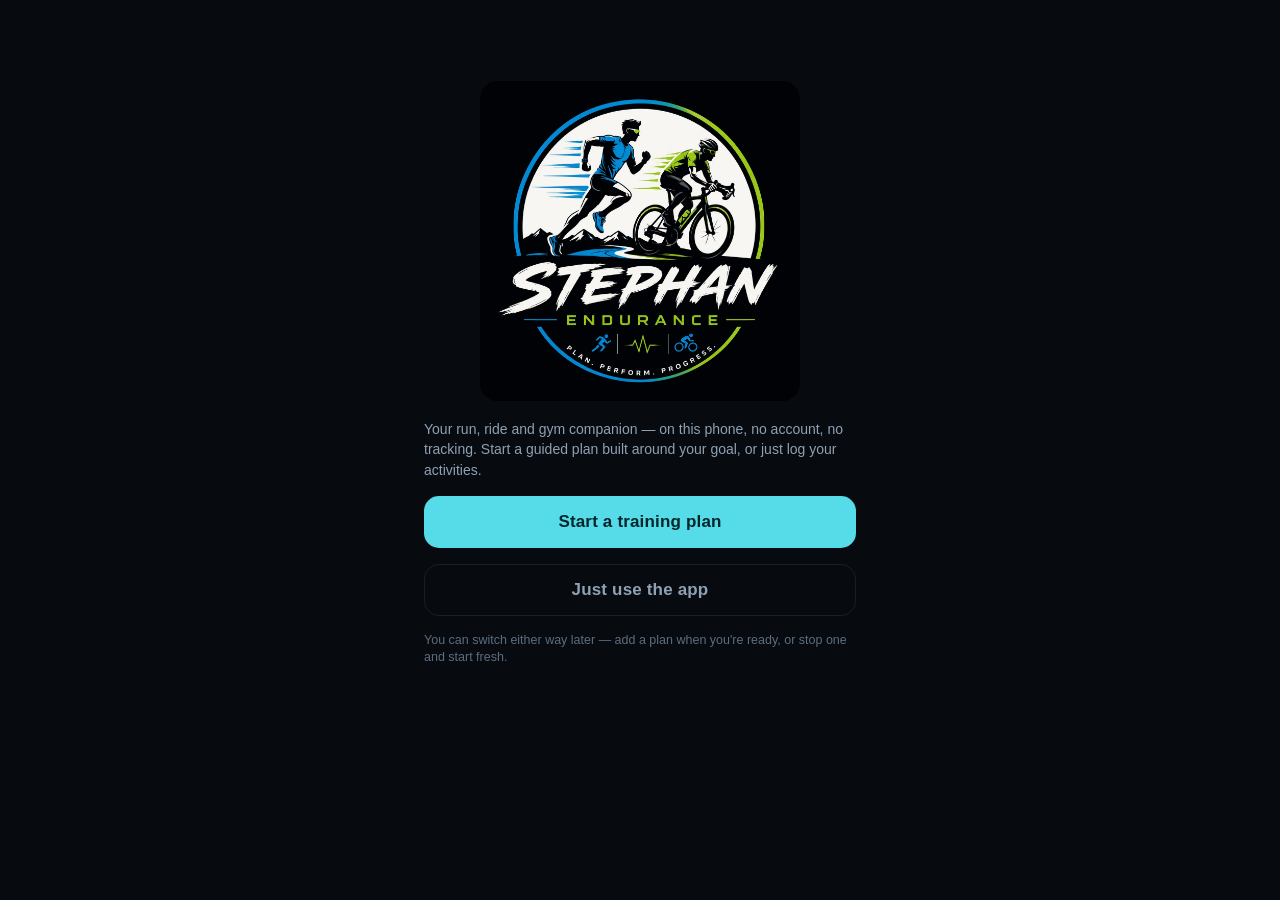
<file: index.html>
<!doctype html>
<html lang="en">
<head>
<meta charset="utf-8">
<meta name="viewport" content="width=device-width, initial-scale=1, viewport-fit=cover">
<title>Remonte</title>
<meta name="description" content="Run & bike rebuild — offline training log">
<meta name="theme-color" content="#070a0f">
<meta name="apple-mobile-web-app-capable" content="yes">
<meta name="mobile-web-app-capable" content="yes">
<meta name="apple-mobile-web-app-status-bar-style" content="black-translucent">
<meta name="apple-mobile-web-app-title" content="Remonte">
<link rel="manifest" href="./manifest.webmanifest">
<link rel="icon" href="./icons/icon-192.png">
<link rel="apple-touch-icon" sizes="180x180" href="./icons/apple-touch-icon.png">
<link rel="stylesheet" href="./app.css">
</head>
<body>
<div id="app">
  <div id="banner-slot"></div>
  <section class="tab-page" data-page="today"></section>
  <section class="tab-page" data-page="week"></section>
  <section class="tab-page" data-page="progress"></section>
  <section class="tab-page" data-page="coach"></section>
  <section class="tab-page" data-page="settings"></section>
</div>

<button class="fab" id="fab" hidden aria-label="Log an activity">+</button>

<nav class="tabbar">
  <div class="inner">
    <button class="tab" data-tab="today" aria-label="Today">
      <svg viewBox="0 0 24 24"><circle cx="12" cy="12" r="4.2"/><path d="M12 3v2.4M12 18.6V21M3 12h2.4M18.6 12H21M5.6 5.6l1.7 1.7M16.7 16.7l1.7 1.7M18.4 5.6l-1.7 1.7M7.3 16.7l-1.7 1.7"/></svg>Today
    </button>
    <button class="tab" data-tab="week" aria-label="This Week">
      <svg viewBox="0 0 24 24"><path d="M6 3.5h11a2 2 0 0 1 2 2v15l-3.2-2-3.3 2-3.3-2-3.2 2V5.5a2 2 0 0 1 2-2z"/><path d="M9 8.5h6M9 12.5h4"/></svg>This Week
    </button>
    <button class="tab" data-tab="progress" aria-label="Progress">
      <svg viewBox="0 0 24 24"><path d="M3 18.5l5.5-8 3.5 4.5 4-6.5 5 10z"/></svg>Progress
    </button>
    <button class="tab" data-tab="coach" aria-label="Coach">
      <span class="tabbadge" id="coachbadge" hidden></span>
      <svg viewBox="0 0 24 24"><path d="M12 3l8 4v5c0 4.5-3.2 7.3-8 9-4.8-1.7-8-4.5-8-9V7z"/><path d="M9 12l2 2 4-4"/></svg>Coach
    </button>
    <button class="tab" data-tab="settings" aria-label="Settings">
      <svg viewBox="0 0 24 24"><path d="M4 7.5h16M4 12h16M4 16.5h16"/><circle cx="9" cy="7.5" r="2" fill="#070a0f"/><circle cx="15" cy="12" r="2" fill="#070a0f"/><circle cx="7" cy="16.5" r="2" fill="#070a0f"/></svg>Settings
    </button>
  </div>
</nav>

<div id="overlay-root"></div>
<div id="toast" role="status"></div>

<noscript><p style="padding:24px">Remonte needs JavaScript — there is no server, everything runs on your phone.</p></noscript>
<script type="module" src="./app.js"></script>
</body>
</html>
</file>
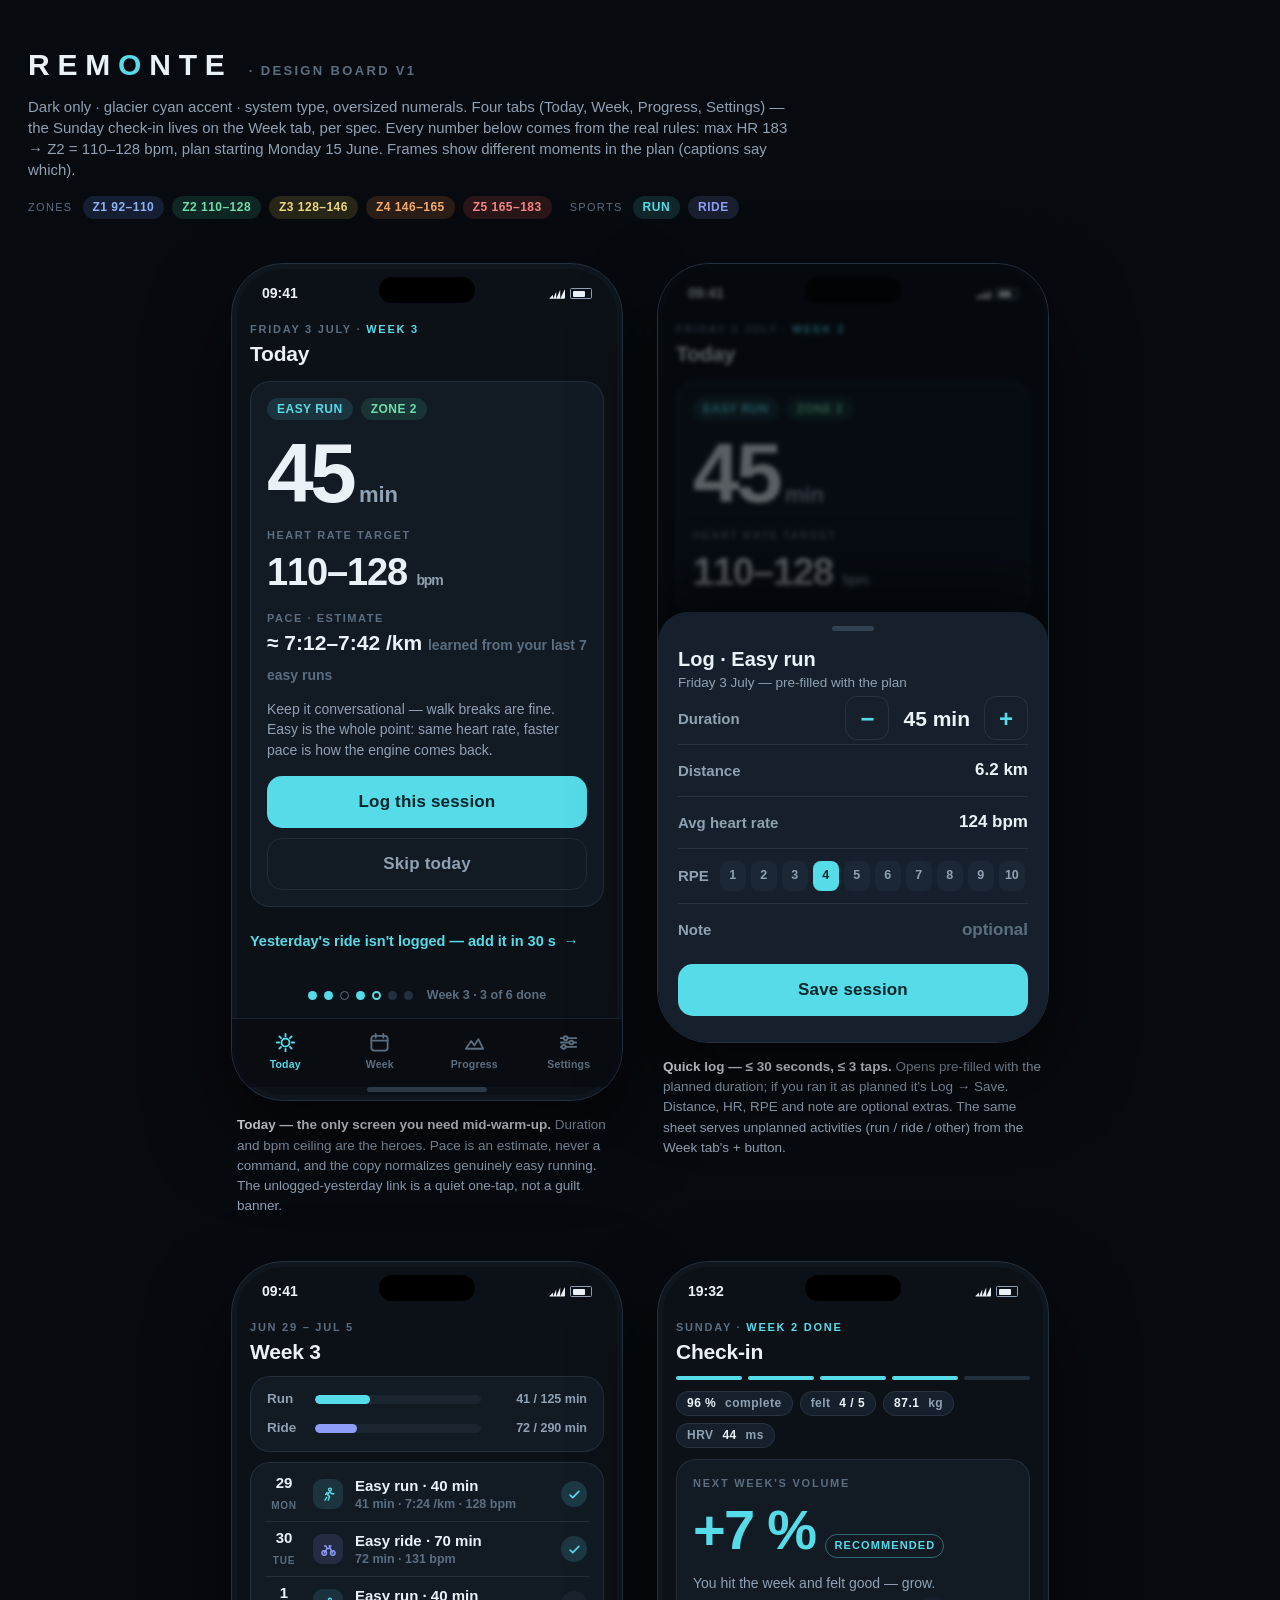
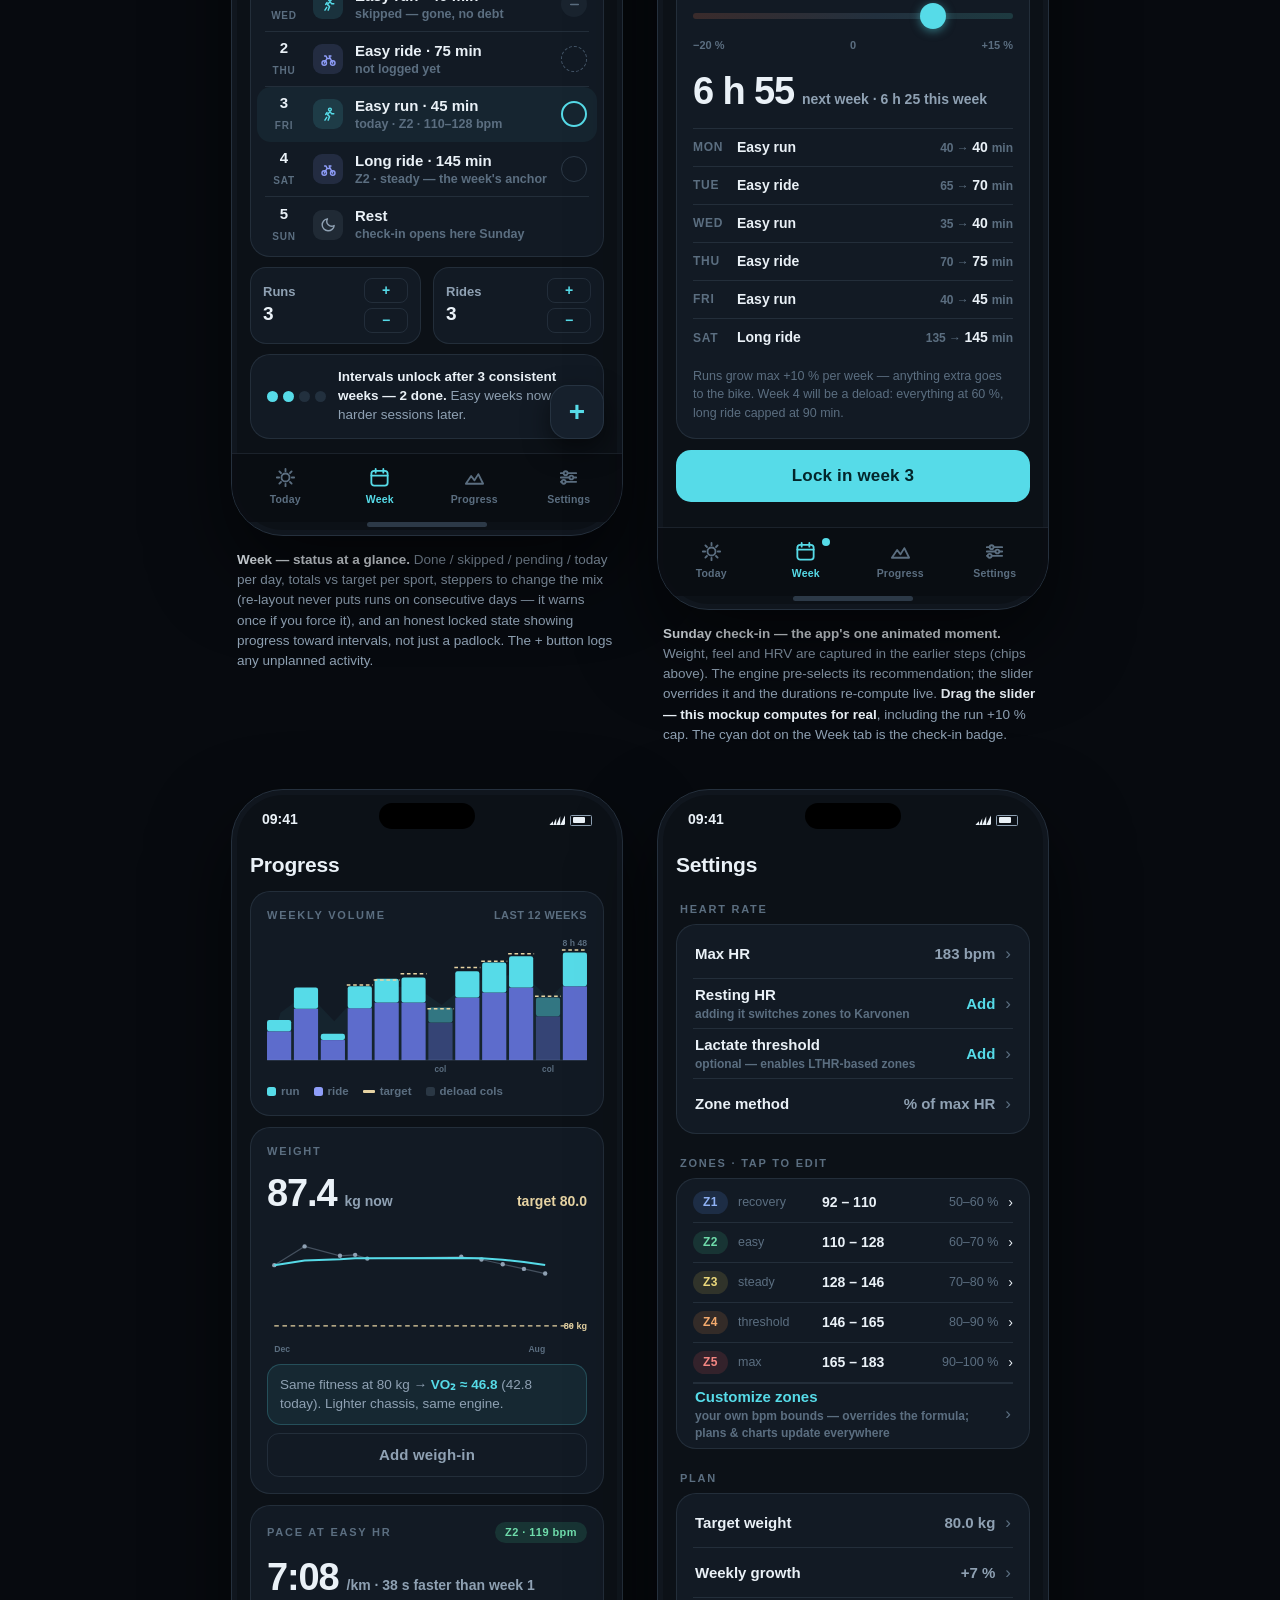
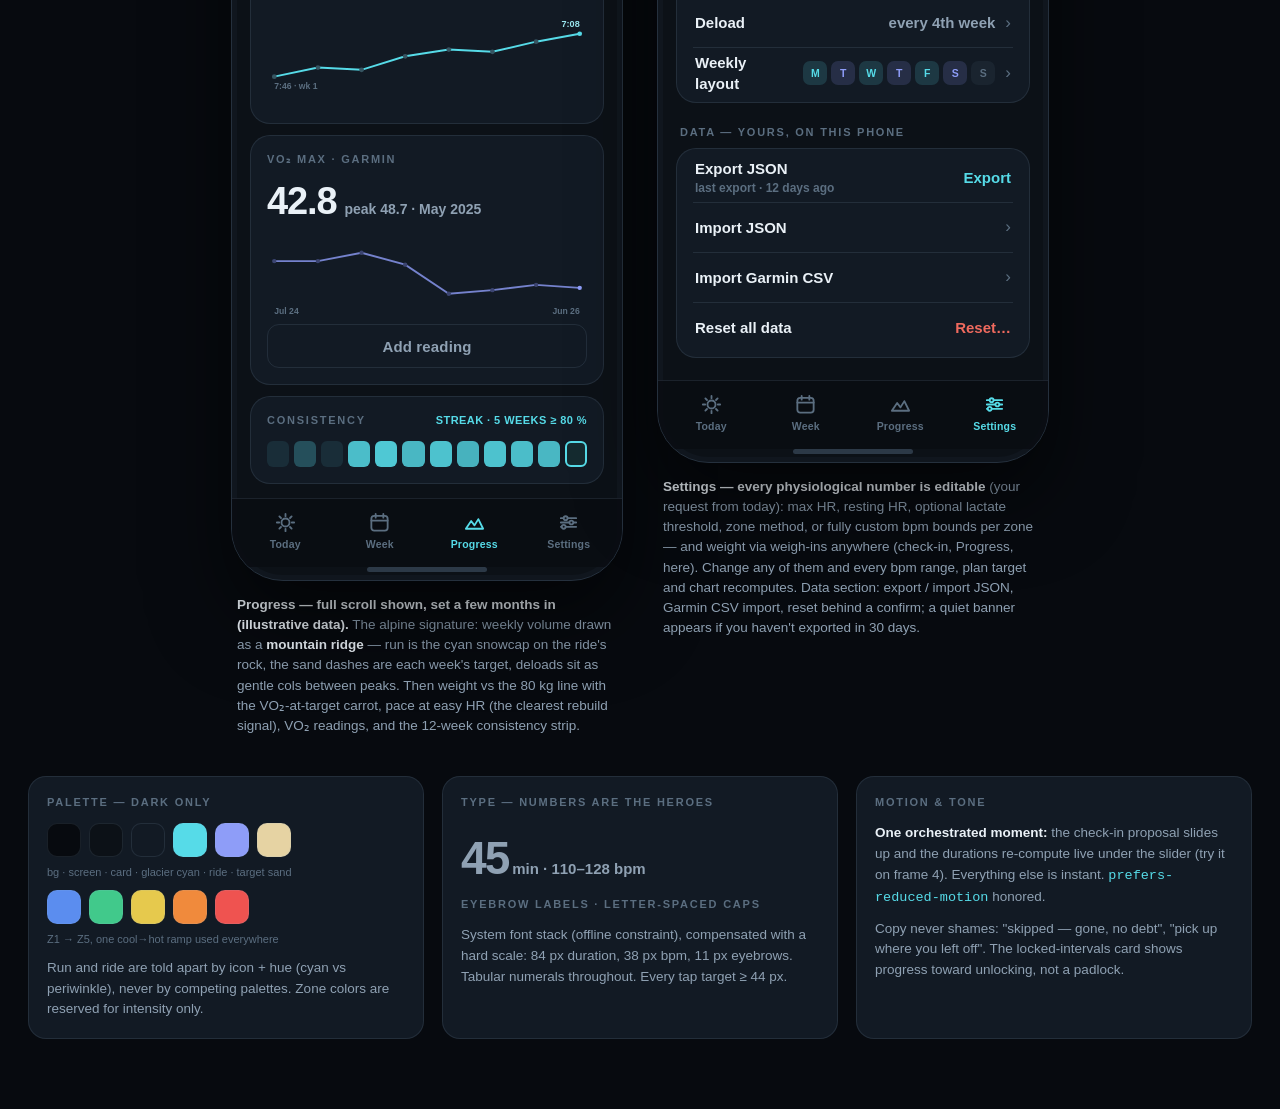
<file: mockup/index.html>
<!doctype html>
<html lang="en">
<head>
<meta charset="utf-8">
<meta name="viewport" content="width=device-width, initial-scale=1">
<title>Remonte — design board v1</title>
<style>
/* ---------- palette ---------- */
:root{
  --bg:#070a0f;          /* page behind the phones */
  --panel:#0c1117;       /* phone screen background */
  --card:#121a24;        /* cards */
  --card2:#16202c;       /* raised cards / sheet */
  --ink:#eaf1f7;         /* primary text */
  --sub:#8fa1b3;         /* secondary text */
  --mut:#5b6e80;         /* muted text */
  --line:rgba(148,178,204,.13);
  --cy:#56dbe8;          /* glacier cyan — accent + run */
  --cy-ink:#03262b;      /* text on cyan */
  --bike:#8e9df8;        /* bike hue */
  --sand:#e6d3a3;        /* target lines */
  --bad:#ef6a5e;
  --z1:#5b8def; --z2:#41c98b; --z3:#e6c94d; --z4:#f08a3c; --z5:#ef5350;
}
*{margin:0;padding:0;box-sizing:border-box}
html{-webkit-text-size-adjust:100%}
body{
  background:var(--bg); color:var(--ink);
  font-family:-apple-system,BlinkMacSystemFont,"SF Pro Text","Segoe UI",Roboto,"Helvetica Neue",Arial,sans-serif;
  line-height:1.4;
}
/* ---------- board chrome ---------- */
.board-head{max-width:1320px;margin:0 auto;padding:44px 28px 8px}
.board-head h1{font-size:30px;letter-spacing:.26em;font-weight:800}
.board-head h1 em{color:var(--cy);font-style:normal}
.board-head p{color:var(--sub);max-width:760px;margin-top:10px;font-size:15px}
.legend{display:flex;flex-wrap:wrap;gap:8px;margin-top:16px;align-items:center}
.legend .lab{font-size:11px;letter-spacing:.12em;color:var(--mut);text-transform:uppercase;margin-right:2px}
.board{display:flex;flex-wrap:wrap;gap:44px 34px;justify-content:center;padding:36px 20px 10px;max-width:1380px;margin:0 auto;align-items:flex-start}
.shot{width:392px}
.cap{color:var(--sub);font-size:13.5px;line-height:1.5;margin:14px 6px 0;text-align:left}
.cap b{color:var(--ink);font-weight:650}
/* ---------- phone frame ---------- */
.phone{
  position:relative;width:392px;background:var(--panel);
  border:1px solid #25303d;border-radius:52px;overflow:hidden;
  box-shadow:0 36px 80px rgba(0,0,0,.55), inset 0 0 0 5px #10161e;
  display:flex;flex-direction:column;min-height:780px;
}
.statusbar{height:52px;display:flex;align-items:center;justify-content:space-between;padding:8px 30px 0;font-size:14px;font-weight:600;flex:none}
.island{position:absolute;top:13px;left:50%;transform:translateX(-50%);width:96px;height:26px;border-radius:14px;background:#000}
.sb-right{display:flex;gap:5px;align-items:center}
.sb-right i{display:block;background:var(--ink);border-radius:1.5px}
.sb-cell{width:16px;height:10px;clip-path:polygon(0 100%,25% 60%,25% 100%,45% 30%,45% 100%,70% 10%,70% 100%,100% 0,100% 100%)}
.sb-batt{width:22px;height:11px;border-radius:3px;background:transparent!important;border:1px solid var(--sub);position:relative}
.sb-batt:after{content:"";position:absolute;inset:1.5px 30% 1.5px 1.5px;background:var(--ink);border-radius:1px}
.screen{flex:1;display:flex;flex-direction:column;padding:6px 18px 14px;gap:12px;overflow:hidden}
/* ---------- tab bar ---------- */
.tabbar{flex:none;border-top:1px solid var(--line);display:flex;padding:8px 6px 12px;background:rgba(9,13,18,.9)}
.tab{flex:1;display:flex;flex-direction:column;align-items:center;gap:3px;color:var(--mut);font-size:10.5px;font-weight:600;letter-spacing:.02em;padding-top:4px;min-height:48px;position:relative}
.tab svg{width:23px;height:23px;stroke:currentColor;fill:none;stroke-width:1.9;stroke-linecap:round;stroke-linejoin:round}
.tab.on{color:var(--cy)}
.tab .dot{position:absolute;top:2px;right:24%;width:8px;height:8px;border-radius:50%;background:var(--cy)}
.homebar{flex:none;height:5px;width:120px;border-radius:3px;background:#2c3947;margin:0 auto 8px}
/* ---------- shared components ---------- */
.eyebrow{font-size:11px;font-weight:700;letter-spacing:.16em;text-transform:uppercase;color:var(--mut)}
.eyebrow .cyt{color:var(--cy)}
.h-date{font-size:21px;font-weight:750;letter-spacing:-.01em;margin-top:2px}
.card{background:var(--card);border:1px solid var(--line);border-radius:20px;padding:16px}
.chip{display:inline-flex;align-items:center;gap:5px;padding:3px 10px;border-radius:999px;font-size:12px;font-weight:750;letter-spacing:.04em}
.chip svg{width:13px;height:13px;stroke:currentColor;fill:none;stroke-width:2;stroke-linecap:round;stroke-linejoin:round}
.zc1{background:rgba(91,141,239,.16);color:#8fb2f5}
.zc2{background:rgba(65,201,139,.15);color:#6fdcab}
.zc3{background:rgba(230,201,77,.14);color:#ecd97c}
.zc4{background:rgba(240,138,60,.15);color:#f5ab6e}
.zc5{background:rgba(239,83,80,.15);color:#f58783}
.runc{background:rgba(86,219,232,.13);color:var(--cy)}
.bikec{background:rgba(142,157,248,.14);color:var(--bike)}
.restc{background:rgba(143,161,179,.12);color:var(--sub)}
.btn{display:flex;align-items:center;justify-content:center;height:52px;border-radius:15px;background:var(--cy);color:var(--cy-ink);font-size:17px;font-weight:750;letter-spacing:.01em}
.btn.ghost{background:transparent;border:1.5px solid var(--line);color:var(--sub);font-weight:650}
.btn.mini{height:44px;font-size:15px;border-radius:12px}
.linkrow{display:flex;align-items:center;gap:8px;min-height:44px;color:var(--cy);font-size:14.5px;font-weight:600}
.bignum{font-size:84px;font-weight:800;letter-spacing:-.045em;line-height:.95;font-variant-numeric:tabular-nums}
.bignum small{font-size:22px;font-weight:650;letter-spacing:0;color:var(--sub);margin-left:6px}
.midnum{font-size:38px;font-weight:800;letter-spacing:-.03em;font-variant-numeric:tabular-nums}
.unit{font-size:14px;color:var(--sub);font-weight:600}
/* ---------- today ---------- */
.t-chips{display:flex;gap:8px;margin-bottom:14px}
.t-bpm{margin-top:14px}
.t-bpm .lab, .t-pace .lab{font-size:11px;font-weight:700;letter-spacing:.14em;text-transform:uppercase;color:var(--mut);margin-bottom:2px}
.t-pace{margin-top:12px}
.t-pace .v{font-size:21px;font-weight:750;font-variant-numeric:tabular-nums}
.t-pace .v span{color:var(--mut);font-weight:600;font-size:14px}
.t-note{margin-top:12px;color:var(--sub);font-size:14px;line-height:1.45}
.t-actions{display:flex;flex-direction:column;gap:10px;margin-top:16px}
.weekmini{display:flex;align-items:center;gap:7px;justify-content:center;color:var(--mut);font-size:12.5px;font-weight:600}
.weekmini .d{width:9px;height:9px;border-radius:50%;background:#22303e;display:inline-block}
.weekmini .d.f{background:var(--cy)}
.weekmini .d.s{background:transparent;border:1.5px solid var(--mut)}
.weekmini .d.t{background:transparent;border:2px solid var(--cy)}
/* ---------- sheet ---------- */
.scrim{position:absolute;inset:0;background:rgba(3,6,9,.62);backdrop-filter:blur(2px);z-index:5}
.sheet{position:absolute;left:0;right:0;bottom:0;background:var(--card2);border-radius:30px 30px 0 0;padding:10px 20px 26px;z-index:6;box-shadow:0 -24px 60px rgba(0,0,0,.6)}
.grab{width:42px;height:5px;border-radius:3px;background:#33425263;background:#334252;margin:4px auto 14px}
.sh-title{font-size:20px;font-weight:750}
.sh-sub{color:var(--sub);font-size:13.5px;margin-top:1px}
.frow{display:flex;align-items:center;justify-content:space-between;min-height:52px;border-bottom:1px solid var(--line)}
.frow .l{color:var(--sub);font-size:15px;font-weight:600}
.frow .v{font-size:17px;font-weight:700;font-variant-numeric:tabular-nums}
.frow .v.empty{color:var(--mut);font-weight:600}
.step{display:flex;align-items:center;gap:14px}
.stepbtn{width:44px;height:44px;border-radius:12px;border:1.5px solid var(--line);color:var(--cy);font-size:24px;font-weight:700;display:flex;align-items:center;justify-content:center}
.rpe{display:flex;gap:5px;padding:12px 0;border-bottom:1px solid var(--line);align-items:center}
.rpe .l{color:var(--sub);font-size:15px;font-weight:600;margin-right:6px}
.rpe i{width:26px;height:30px;border-radius:8px;background:#1b2734;color:var(--sub);font-style:normal;font-size:12.5px;font-weight:700;display:flex;align-items:center;justify-content:center}
.rpe i.on{background:var(--cy);color:var(--cy-ink)}
/* ---------- week ---------- */
.tot{display:flex;flex-direction:column;gap:10px}
.tot .row{display:flex;align-items:center;gap:10px;font-size:13.5px;font-weight:650}
.tot .row .nm{width:38px;color:var(--sub)}
.bar{flex:1;height:9px;border-radius:5px;background:#1a2530;overflow:hidden;position:relative}
.bar i{position:absolute;inset:0;right:auto;border-radius:5px}
.tot .qty{width:96px;text-align:right;color:var(--sub);font-variant-numeric:tabular-nums;font-size:12.5px}
.days{display:flex;flex-direction:column}
.day{display:flex;align-items:center;gap:12px;min-height:55px;border-bottom:1px solid var(--line);padding:4px 2px}
.day:last-child{border-bottom:none}
.day.today{background:rgba(86,219,232,.06);border-radius:14px;border-bottom-color:transparent;padding:4px 10px;margin:0 -8px}
.day .dt{width:34px;text-align:center}
.day .dt b{display:block;font-size:15px;font-weight:750}
.day .dt span{font-size:10px;color:var(--mut);font-weight:700;letter-spacing:.08em}
.day .ic{width:30px;height:30px;border-radius:9px;display:flex;align-items:center;justify-content:center;flex:none}
.day .ic svg{width:17px;height:17px;stroke:currentColor;fill:none;stroke-width:2;stroke-linecap:round;stroke-linejoin:round}
.day .tx{flex:1;min-width:0}
.day .tx b{display:block;font-size:15px;font-weight:700}
.day .tx span{display:block;font-size:12.5px;color:var(--mut);font-weight:550;white-space:nowrap;overflow:hidden;text-overflow:ellipsis}
.st{width:26px;height:26px;border-radius:50%;flex:none;display:flex;align-items:center;justify-content:center}
.st svg{width:15px;height:15px;stroke-width:2.6;stroke-linecap:round;stroke-linejoin:round;fill:none}
.st.done{background:rgba(86,219,232,.16)}.st.done svg{stroke:var(--cy)}
.st.skip{background:#1a242f}.st.skip svg{stroke:var(--mut)}
.st.pend{border:1.5px dashed #46586b}
.st.now{border:2px solid var(--cy)}
.mix{display:flex;gap:12px}
.mix .half{flex:1;display:flex;align-items:center;justify-content:space-between;background:var(--card);border:1px solid var(--line);border-radius:16px;padding:10px 12px}
.mix .half .lab{font-size:13px;color:var(--sub);font-weight:650}
.mix .half .lab b{display:block;color:var(--ink);font-size:19px;font-weight:800}
.mix .ud{display:flex;flex-direction:column;gap:5px}
.mix .ud i{width:44px;height:25px;border-radius:8px;border:1.5px solid var(--line);color:var(--cy);display:flex;align-items:center;justify-content:center;font-style:normal;font-weight:800;font-size:14px}
.unlock{display:flex;gap:12px;align-items:center}
.unlock .pips{display:flex;gap:5px}
.unlock .pips i{width:11px;height:11px;border-radius:50%;background:#22303e}
.unlock .pips i.f{background:var(--cy)}
.unlock p{font-size:13.5px;color:var(--sub)}
.unlock p b{color:var(--ink)}
.fab{position:absolute;right:18px;bottom:96px;width:54px;height:54px;border-radius:18px;background:var(--card2);border:1px solid var(--line);color:var(--cy);font-size:28px;font-weight:600;display:flex;align-items:center;justify-content:center;box-shadow:0 10px 26px rgba(0,0,0,.5);z-index:4}
/* ---------- check-in ---------- */
.steps{display:flex;gap:6px;margin-top:10px}
.steps i{height:4px;border-radius:2px;flex:1;background:#22303e}
.steps i.f{background:var(--cy)}
.recap{display:flex;flex-wrap:wrap;gap:7px}
.recap .chip{background:#16202c;border:1px solid var(--line);color:var(--sub);font-weight:650}
.recap .chip b{color:var(--ink)}
.prop .top{display:flex;align-items:baseline;gap:10px}
.prop .rate{font-size:56px;font-weight:800;letter-spacing:-.03em;font-variant-numeric:tabular-nums;color:var(--cy)}
.prop .rec{font-size:11px;font-weight:750;letter-spacing:.1em;color:var(--cy);text-transform:uppercase;border:1px solid rgba(86,219,232,.4);padding:3px 8px;border-radius:999px}
.prop .why{color:var(--sub);font-size:14px;margin-top:4px}
input[type=range]{-webkit-appearance:none;appearance:none;width:100%;height:34px;background:transparent;margin-top:6px}
input[type=range]::-webkit-slider-runnable-track{height:6px;border-radius:3px;background:linear-gradient(90deg,#3a2b2b 0%,#22303e 57%,#1d3a40 100%)}
input[type=range]::-webkit-slider-thumb{-webkit-appearance:none;width:26px;height:26px;border-radius:50%;background:var(--cy);margin-top:-10px;box-shadow:0 2px 10px rgba(86,219,232,.5)}
input[type=range]::-moz-range-track{height:6px;border-radius:3px;background:#22303e}
input[type=range]::-moz-range-thumb{width:26px;height:26px;border-radius:50%;background:var(--cy);border:none}
.ticks{display:flex;justify-content:space-between;color:var(--mut);font-size:11px;font-weight:700;margin-top:-2px}
.nextline{display:flex;align-items:baseline;gap:8px;margin-top:12px}
.nextline .unit{font-weight:650}
.preview{margin-top:10px;border-top:1px solid var(--line)}
.pv{display:flex;align-items:center;gap:10px;min-height:38px;border-bottom:1px solid var(--line);font-size:14px}
.pv:last-child{border-bottom:none}
.pv .d{width:34px;color:var(--mut);font-weight:750;font-size:12px;letter-spacing:.06em}
.pv .s{flex:1;font-weight:650}
.pv .m{font-variant-numeric:tabular-nums;font-weight:750}
.pv .m span{color:var(--mut);font-weight:600;font-size:12px}
.foot{color:var(--mut);font-size:12.5px;margin-top:10px;line-height:1.45}
/* ---------- progress ---------- */
.pc{display:flex;flex-direction:column;gap:8px}
.pc .hd{display:flex;align-items:baseline;justify-content:space-between}
.pc .stat{display:flex;align-items:baseline;gap:8px}
.legend2{display:flex;gap:14px;flex-wrap:wrap;color:var(--mut);font-size:11.5px;font-weight:650}
.legend2 i{display:inline-block;width:9px;height:9px;border-radius:2.5px;margin-right:5px;vertical-align:-1px}
.callout{background:rgba(86,219,232,.07);border:1px solid rgba(86,219,232,.22);border-radius:14px;padding:10px 12px;font-size:13.5px;color:var(--sub);line-height:1.45}
.callout b{color:var(--cy)}
.cells{display:grid;grid-template-columns:repeat(12,1fr);gap:5px;margin-top:4px}
.cells i{height:26px;border-radius:6px;background:#1a2530}
.cells i.cur{outline:2px solid var(--cy);outline-offset:-2px;background:#152b30}
svg text{font-family:inherit}
/* ---------- settings ---------- */
.group{margin-top:4px}
.group .gh{font-size:11px;font-weight:750;letter-spacing:.16em;text-transform:uppercase;color:var(--mut);margin:10px 4px 7px}
.srow{display:flex;align-items:center;min-height:50px;gap:10px;padding:2px 2px;border-bottom:1px solid var(--line)}
.srow:last-child{border-bottom:none}
.srow .l{flex:1;font-size:15px;font-weight:650}
.srow .l span{display:block;font-size:12px;color:var(--mut);font-weight:550;margin-top:1px}
.srow .v{font-size:15px;font-weight:700;color:var(--sub);font-variant-numeric:tabular-nums}
.srow .v.add{color:var(--cy)}
.srow .v.danger{color:var(--bad)}
.srow .chev{color:var(--mut);font-size:17px}
.zt{display:flex;flex-direction:column}
.zt .zr{display:flex;align-items:center;gap:10px;min-height:40px;border-bottom:1px solid var(--line);font-size:14px}
.zt .zr:last-of-type{border-bottom:none}
.zt .zr .range{flex:1;font-weight:750;font-variant-numeric:tabular-nums}
.zt .zr .pct{color:var(--mut);font-size:12.5px;font-variant-numeric:tabular-nums}
.zt .zr .what{color:var(--mut);font-size:12.5px;width:74px}
.laychips{display:flex;gap:4px}
.laychips i{width:24px;height:24px;border-radius:7px;font-style:normal;font-size:10.5px;font-weight:800;display:flex;align-items:center;justify-content:center}
.lr{background:rgba(86,219,232,.16);color:var(--cy)}
.lb{background:rgba(142,157,248,.16);color:var(--bike)}
.lx{background:#1a242f;color:var(--mut)}
/* ---------- footer notes ---------- */
.notes{max-width:1320px;margin:30px auto 70px;padding:0 28px;display:grid;grid-template-columns:repeat(auto-fit,minmax(280px,1fr));gap:18px}
.note{background:var(--card);border:1px solid var(--line);border-radius:18px;padding:18px}
.note h3{font-size:11px;letter-spacing:.16em;text-transform:uppercase;color:var(--mut);margin-bottom:12px}
.note p{color:var(--sub);font-size:13.5px;line-height:1.55}
.note p b{color:var(--ink)}
.sw{display:flex;flex-wrap:wrap;gap:8px;margin-bottom:10px}
.sw i{width:34px;height:34px;border-radius:10px;border:1px solid var(--line)}
.sw span{font-size:11px;color:var(--mut);align-self:center}
.typ{font-variant-numeric:tabular-nums}
.typ .a{font-size:46px;font-weight:800;letter-spacing:-.04em}
.typ .b{font-size:15px;font-weight:650;color:var(--sub)}
.typ .c{font-size:11px;font-weight:700;letter-spacing:.16em;text-transform:uppercase;color:var(--mut)}
@media (max-width:440px){.shot,.phone{width:100%}.board{padding:24px 12px}}
</style>
</head>
<body>

<header class="board-head">
  <h1>REM<em>O</em>NTE <span style="font-size:13px;letter-spacing:.18em;color:var(--mut);font-weight:700">· DESIGN BOARD V1</span></h1>
  <p>Dark only · glacier cyan accent · system type, oversized numerals. Four tabs (Today, Week, Progress, Settings) — the Sunday check-in lives on the Week tab, per spec. Every number below comes from the real rules: max HR 183 → Z2 = 110–128 bpm, plan starting Monday 15 June. Frames show different moments in the plan (captions say which).</p>
  <div class="legend">
    <span class="lab">Zones</span>
    <span class="chip zc1">Z1 92–110</span><span class="chip zc2">Z2 110–128</span><span class="chip zc3">Z3 128–146</span><span class="chip zc4">Z4 146–165</span><span class="chip zc5">Z5 165–183</span>
    <span class="lab" style="margin-left:10px">Sports</span>
    <span class="chip runc">RUN</span><span class="chip bikec">RIDE</span>
  </div>
</header>

<main class="board">

<!-- ============ 1 · TODAY ============ -->
<section class="shot">
  <div class="phone">
    <div class="island"></div>
    <div class="statusbar"><span>09:41</span><span class="sb-right"><i class="sb-cell"></i><i class="sb-batt"></i></span></div>
    <div class="screen">
      <div>
        <div class="eyebrow">Friday 3 July · <span class="cyt">Week 3</span></div>
        <div class="h-date">Today</div>
      </div>
      <div class="card">
        <div class="t-chips"><span class="chip runc">EASY RUN</span><span class="chip zc2">ZONE 2</span></div>
        <div class="bignum">45<small>min</small></div>
        <div class="t-bpm">
          <div class="lab">Heart rate target</div>
          <div class="midnum">110–128 <span class="unit">bpm</span></div>
        </div>
        <div class="t-pace">
          <div class="lab">Pace · estimate</div>
          <div class="v">≈ 7:12–7:42 /km <span>learned from your last 7 easy runs</span></div>
        </div>
        <p class="t-note">Keep it conversational — walk breaks are fine. Easy is the whole point: same heart rate, faster pace is how the engine comes back.</p>
        <div class="t-actions">
          <div class="btn">Log this session</div>
          <div class="btn ghost">Skip today</div>
        </div>
      </div>
      <div class="linkrow">Yesterday's ride isn't logged — add it in 30 s &nbsp;→</div>
      <div style="flex:1"></div>
      <div class="weekmini"><span class="d f"></span><span class="d f"></span><span class="d s"></span><span class="d f"></span><span class="d t"></span><span class="d"></span><span class="d"></span>&nbsp; Week 3 · 3 of 6 done</div>
    </div>
    <div class="tabbar">
      <div class="tab on"><svg viewBox="0 0 24 24"><circle cx="12" cy="12" r="4.2"/><path d="M12 3v2.4M12 18.6V21M3 12h2.4M18.6 12H21M5.6 5.6l1.7 1.7M16.7 16.7l1.7 1.7M18.4 5.6l-1.7 1.7M7.3 16.7l-1.7 1.7"/></svg>Today</div>
      <div class="tab"><svg viewBox="0 0 24 24"><rect x="3.5" y="5" width="17" height="15.5" rx="3"/><path d="M3.5 10h17M8 3v4M16 3v4"/></svg>Week</div>
      <div class="tab"><svg viewBox="0 0 24 24"><path d="M3 18.5l5.5-8 3.5 4.5 4-6.5 5 10z"/></svg>Progress</div>
      <div class="tab"><svg viewBox="0 0 24 24"><path d="M4 7.5h16M4 12h16M4 16.5h16"/><circle cx="9" cy="7.5" r="2" fill="#0c1117"/><circle cx="15" cy="12" r="2" fill="#0c1117"/><circle cx="7" cy="16.5" r="2" fill="#0c1117"/></svg>Settings</div>
    </div>
    <div class="homebar"></div>
  </div>
  <p class="cap"><b>Today — the only screen you need mid-warm-up.</b> Duration and bpm ceiling are the heroes. Pace is an estimate, never a command, and the copy normalizes genuinely easy running. The unlogged-yesterday link is a quiet one-tap, not a guilt banner.</p>
</section>

<!-- ============ 2 · QUICK LOG ============ -->
<section class="shot">
  <div class="phone">
    <div class="island"></div>
    <div class="statusbar"><span>09:41</span><span class="sb-right"><i class="sb-cell"></i><i class="sb-batt"></i></span></div>
    <div class="screen">
      <div>
        <div class="eyebrow">Friday 3 July · <span class="cyt">Week 3</span></div>
        <div class="h-date">Today</div>
      </div>
      <div class="card">
        <div class="t-chips"><span class="chip runc">EASY RUN</span><span class="chip zc2">ZONE 2</span></div>
        <div class="bignum">45<small>min</small></div>
        <div class="t-bpm"><div class="lab">Heart rate target</div><div class="midnum">110–128 <span class="unit">bpm</span></div></div>
      </div>
    </div>
    <div class="scrim"></div>
    <div class="sheet">
      <div class="grab"></div>
      <div class="sh-title">Log · Easy run</div>
      <div class="sh-sub">Friday 3 July — pre-filled with the plan</div>
      <div class="frow"><span class="l">Duration</span>
        <span class="step"><span class="stepbtn">−</span><span class="v" style="font-size:21px">45 min</span><span class="stepbtn">+</span></span>
      </div>
      <div class="frow"><span class="l">Distance</span><span class="v">6.2 km</span></div>
      <div class="frow"><span class="l">Avg heart rate</span><span class="v">124 bpm</span></div>
      <div class="rpe"><span class="l">RPE</span><i>1</i><i>2</i><i>3</i><i class="on">4</i><i>5</i><i>6</i><i>7</i><i>8</i><i>9</i><i>10</i></div>
      <div class="frow" style="border-bottom:none"><span class="l">Note</span><span class="v empty">optional</span></div>
      <div class="btn" style="margin-top:8px">Save session</div>
    </div>
  </div>
  <p class="cap"><b>Quick log — ≤ 30 seconds, ≤ 3 taps.</b> Opens pre-filled with the planned duration; if you ran it as planned it's Log → Save. Distance, HR, RPE and note are optional extras. The same sheet serves unplanned activities (run / ride / other) from the Week tab's + button.</p>
</section>

<!-- ============ 3 · WEEK ============ -->
<section class="shot">
  <div class="phone">
    <div class="island"></div>
    <div class="statusbar"><span>09:41</span><span class="sb-right"><i class="sb-cell"></i><i class="sb-batt"></i></span></div>
    <div class="screen" style="gap:10px">
      <div>
        <div class="eyebrow">Jun 29 – Jul 5</div>
        <div class="h-date">Week 3</div>
      </div>
      <div class="card" style="padding:13px 16px">
        <div class="tot">
          <div class="row"><span class="nm">Run</span><span class="bar"><i style="width:33%;background:var(--cy)"></i></span><span class="qty">41 / 125 min</span></div>
          <div class="row"><span class="nm">Ride</span><span class="bar"><i style="width:25%;background:var(--bike)"></i></span><span class="qty">72 / 290 min</span></div>
        </div>
      </div>
      <div class="card days" style="padding:4px 14px">
        <div class="day"><div class="dt"><b>29</b><span>MON</span></div><div class="ic runc"><svg viewBox="0 0 24 24"><circle cx="14" cy="5" r="2"/><path d="M11.5 20l2-5-3-3 3.5-4 2.5 3h3M8 12l2-3M7 20l2.5-4"/></svg></div><div class="tx"><b>Easy run · 40 min</b><span>41 min · 7:24 /km · 128 bpm</span></div><div class="st done"><svg viewBox="0 0 24 24"><path d="M5 13l4.2 4L19 7"/></svg></div></div>
        <div class="day"><div class="dt"><b>30</b><span>TUE</span></div><div class="ic bikec"><svg viewBox="0 0 24 24"><circle cx="6" cy="17" r="3.2"/><circle cx="18" cy="17" r="3.2"/><path d="M6 17l4-6.5h4.5L18 17M10 10.5L8.5 7H6.5M14.5 10.5L13 7h2.5"/></svg></div><div class="tx"><b>Easy ride · 70 min</b><span>72 min · 131 bpm</span></div><div class="st done"><svg viewBox="0 0 24 24"><path d="M5 13l4.2 4L19 7"/></svg></div></div>
        <div class="day"><div class="dt"><b>1</b><span>WED</span></div><div class="ic runc"><svg viewBox="0 0 24 24"><circle cx="14" cy="5" r="2"/><path d="M11.5 20l2-5-3-3 3.5-4 2.5 3h3M8 12l2-3M7 20l2.5-4"/></svg></div><div class="tx"><b>Easy run · 40 min</b><span>skipped — gone, no debt</span></div><div class="st skip"><svg viewBox="0 0 24 24"><path d="M6 12h12"/></svg></div></div>
        <div class="day"><div class="dt"><b>2</b><span>THU</span></div><div class="ic bikec"><svg viewBox="0 0 24 24"><circle cx="6" cy="17" r="3.2"/><circle cx="18" cy="17" r="3.2"/><path d="M6 17l4-6.5h4.5L18 17M10 10.5L8.5 7H6.5M14.5 10.5L13 7h2.5"/></svg></div><div class="tx"><b>Easy ride · 75 min</b><span>not logged yet</span></div><div class="st pend"></div></div>
        <div class="day today"><div class="dt"><b>3</b><span>FRI</span></div><div class="ic runc"><svg viewBox="0 0 24 24"><circle cx="14" cy="5" r="2"/><path d="M11.5 20l2-5-3-3 3.5-4 2.5 3h3M8 12l2-3M7 20l2.5-4"/></svg></div><div class="tx"><b>Easy run · 45 min</b><span>today · Z2 · 110–128 bpm</span></div><div class="st now"></div></div>
        <div class="day"><div class="dt"><b>4</b><span>SAT</span></div><div class="ic bikec"><svg viewBox="0 0 24 24"><circle cx="6" cy="17" r="3.2"/><circle cx="18" cy="17" r="3.2"/><path d="M6 17l4-6.5h4.5L18 17M10 10.5L8.5 7H6.5M14.5 10.5L13 7h2.5"/></svg></div><div class="tx"><b>Long ride · 145 min</b><span>Z2 · steady — the week's anchor</span></div><div class="st pend" style="border-style:solid;border-color:#2c3947"></div></div>
        <div class="day"><div class="dt"><b>5</b><span>SUN</span></div><div class="ic restc"><svg viewBox="0 0 24 24"><path d="M20 13.5A8.5 8.5 0 1 1 10.5 4a7 7 0 0 0 9.5 9.5z"/></svg></div><div class="tx"><b>Rest</b><span>check-in opens here Sunday</span></div><div class="st" style="background:none"></div></div>
      </div>
      <div class="mix">
        <div class="half"><span class="lab">Runs<b>3</b></span><span class="ud"><i>+</i><i>−</i></span></div>
        <div class="half"><span class="lab">Rides<b>3</b></span><span class="ud"><i>+</i><i>−</i></span></div>
      </div>
      <div class="card unlock" style="padding:13px 16px">
        <div class="pips"><i class="f"></i><i class="f"></i><i></i><i></i></div>
        <p><b>Intervals unlock after 3 consistent weeks — 2 done.</b> Easy weeks now buy harder sessions later.</p>
      </div>
    </div>
    <div class="fab">+</div>
    <div class="tabbar">
      <div class="tab"><svg viewBox="0 0 24 24"><circle cx="12" cy="12" r="4.2"/><path d="M12 3v2.4M12 18.6V21M3 12h2.4M18.6 12H21M5.6 5.6l1.7 1.7M16.7 16.7l1.7 1.7M18.4 5.6l-1.7 1.7M7.3 16.7l-1.7 1.7"/></svg>Today</div>
      <div class="tab on"><svg viewBox="0 0 24 24"><rect x="3.5" y="5" width="17" height="15.5" rx="3"/><path d="M3.5 10h17M8 3v4M16 3v4"/></svg>Week</div>
      <div class="tab"><svg viewBox="0 0 24 24"><path d="M3 18.5l5.5-8 3.5 4.5 4-6.5 5 10z"/></svg>Progress</div>
      <div class="tab"><svg viewBox="0 0 24 24"><path d="M4 7.5h16M4 12h16M4 16.5h16"/><circle cx="9" cy="7.5" r="2" fill="#0c1117"/><circle cx="15" cy="12" r="2" fill="#0c1117"/><circle cx="7" cy="16.5" r="2" fill="#0c1117"/></svg>Settings</div>
    </div>
    <div class="homebar"></div>
  </div>
  <p class="cap"><b>Week — status at a glance.</b> Done / skipped / pending / today per day, totals vs target per sport, steppers to change the mix (re-layout never puts runs on consecutive days — it warns once if you force it), and an honest locked state showing progress toward intervals, not just a padlock. The + button logs any unplanned activity.</p>
</section>

<!-- ============ 4 · CHECK-IN ============ -->
<section class="shot">
  <div class="phone">
    <div class="island"></div>
    <div class="statusbar"><span>19:32</span><span class="sb-right"><i class="sb-cell"></i><i class="sb-batt"></i></span></div>
    <div class="screen" style="gap:11px">
      <div>
        <div class="eyebrow">Sunday · <span class="cyt">Week 2 done</span></div>
        <div class="h-date">Check-in</div>
        <div class="steps"><i class="f"></i><i class="f"></i><i class="f"></i><i class="f"></i><i></i></div>
      </div>
      <div class="recap">
        <span class="chip"><b>96 %</b>&nbsp;complete</span>
        <span class="chip">felt&nbsp;<b>4 / 5</b></span>
        <span class="chip"><b>87.1</b>&nbsp;kg</span>
        <span class="chip">HRV&nbsp;<b>44</b>&nbsp;ms</span>
      </div>
      <div class="card prop">
        <div class="eyebrow">Next week's volume</div>
        <div class="top"><span class="rate" id="rateTxt">+7 %</span><span class="rec">recommended</span></div>
        <p class="why">You hit the week and felt good — grow.</p>
        <input type="range" min="-20" max="15" value="7" step="1" id="rateSlider" aria-label="volume change">
        <div class="ticks"><span>−20 %</span><span>0</span><span>+15 %</span></div>
        <div class="nextline"><span class="midnum" id="totTxt">6 h 55</span><span class="unit">next week · 6 h 25 this week</span></div>
        <div class="preview" id="pvList">
          <div class="pv"><span class="d">MON</span><span class="s">Easy run</span><span class="m"><span id="o0">40 → </span><b id="p0">40</b> <span>min</span></span></div>
          <div class="pv"><span class="d">TUE</span><span class="s">Easy ride</span><span class="m"><span id="o1">65 → </span><b id="p1">70</b> <span>min</span></span></div>
          <div class="pv"><span class="d">WED</span><span class="s">Easy run</span><span class="m"><span id="o2">35 → </span><b id="p2">40</b> <span>min</span></span></div>
          <div class="pv"><span class="d">THU</span><span class="s">Easy ride</span><span class="m"><span id="o3">70 → </span><b id="p3">75</b> <span>min</span></span></div>
          <div class="pv"><span class="d">FRI</span><span class="s">Easy run</span><span class="m"><span id="o4">40 → </span><b id="p4">45</b> <span>min</span></span></div>
          <div class="pv"><span class="d">SAT</span><span class="s">Long ride</span><span class="m"><span id="o5">135 → </span><b id="p5">145</b> <span>min</span></span></div>
        </div>
        <p class="foot">Runs grow max +10 % per week — anything extra goes to the bike. Week 4 will be a deload: everything at 60 %, long ride capped at 90 min.</p>
      </div>
      <div class="btn">Lock in week 3</div>
      <div style="flex:1"></div>
    </div>
    <div class="tabbar">
      <div class="tab"><svg viewBox="0 0 24 24"><circle cx="12" cy="12" r="4.2"/><path d="M12 3v2.4M12 18.6V21M3 12h2.4M18.6 12H21M5.6 5.6l1.7 1.7M16.7 16.7l1.7 1.7M18.4 5.6l-1.7 1.7M7.3 16.7l-1.7 1.7"/></svg>Today</div>
      <div class="tab on"><div class="dot"></div><svg viewBox="0 0 24 24"><rect x="3.5" y="5" width="17" height="15.5" rx="3"/><path d="M3.5 10h17M8 3v4M16 3v4"/></svg>Week</div>
      <div class="tab"><svg viewBox="0 0 24 24"><path d="M3 18.5l5.5-8 3.5 4.5 4-6.5 5 10z"/></svg>Progress</div>
      <div class="tab"><svg viewBox="0 0 24 24"><path d="M4 7.5h16M4 12h16M4 16.5h16"/><circle cx="9" cy="7.5" r="2" fill="#0c1117"/><circle cx="15" cy="12" r="2" fill="#0c1117"/><circle cx="7" cy="16.5" r="2" fill="#0c1117"/></svg>Settings</div>
    </div>
    <div class="homebar"></div>
  </div>
  <p class="cap"><b>Sunday check-in — the app's one animated moment.</b> Weight, feel and HRV are captured in the earlier steps (chips above). The engine pre-selects its recommendation; the slider overrides it and the durations re-compute live. <b>Drag the slider — this mockup computes for real</b>, including the run +10 % cap. The cyan dot on the Week tab is the check-in badge.</p>
</section>

<!-- ============ 5 · PROGRESS ============ -->
<section class="shot">
  <div class="phone" style="min-height:1150px">
    <div class="island"></div>
    <div class="statusbar"><span>09:41</span><span class="sb-right"><i class="sb-cell"></i><i class="sb-batt"></i></span></div>
    <div class="screen" style="gap:11px">
      <div class="h-date">Progress</div>
      <div class="card pc">
        <div class="hd"><span class="eyebrow">Weekly volume</span><span class="eyebrow" style="letter-spacing:.04em">LAST 12 WEEKS</span></div>
        <div id="ridge"></div>
        <div class="legend2"><span><i style="background:var(--cy)"></i>run</span><span><i style="background:var(--bike)"></i>ride</span><span><i style="background:var(--sand);height:3px;border-radius:1px;width:12px;vertical-align:2px"></i>target</span><span><i style="background:#2a3744"></i>deload cols</span></div>
      </div>
      <div class="card pc">
        <div class="hd"><span class="eyebrow">Weight</span></div>
        <div class="stat"><span class="midnum">87.4</span><span class="unit">kg now</span><span style="flex:1"></span><span class="unit" style="color:var(--sand)">target 80.0</span></div>
        <div id="weight"></div>
        <div class="callout">Same fitness at 80 kg → <b>VO₂ ≈ 46.8</b> (42.8 today). Lighter chassis, same engine.</div>
        <div class="btn ghost mini">Add weigh-in</div>
      </div>
      <div class="card pc">
        <div class="hd"><span class="eyebrow">Pace at easy HR</span><span class="chip zc2" style="font-size:11px">Z2 · 119 bpm</span></div>
        <div class="stat"><span class="midnum">7:08</span><span class="unit">/km · 38 s faster than week 1</span></div>
        <div id="pace"></div>
      </div>
      <div class="card pc">
        <div class="hd"><span class="eyebrow">VO₂ max · Garmin</span></div>
        <div class="stat"><span class="midnum">42.8</span><span class="unit">peak 48.7 · May 2025</span></div>
        <div id="vo2"></div>
        <div class="btn ghost mini">Add reading</div>
      </div>
      <div class="card pc">
        <div class="hd"><span class="eyebrow">Consistency</span><span class="eyebrow" style="letter-spacing:.04em;color:var(--cy)">STREAK · 5 WEEKS ≥ 80 %</span></div>
        <div class="cells" id="cells"></div>
      </div>
    </div>
    <div class="tabbar">
      <div class="tab"><svg viewBox="0 0 24 24"><circle cx="12" cy="12" r="4.2"/><path d="M12 3v2.4M12 18.6V21M3 12h2.4M18.6 12H21M5.6 5.6l1.7 1.7M16.7 16.7l1.7 1.7M18.4 5.6l-1.7 1.7M7.3 16.7l-1.7 1.7"/></svg>Today</div>
      <div class="tab"><svg viewBox="0 0 24 24"><rect x="3.5" y="5" width="17" height="15.5" rx="3"/><path d="M3.5 10h17M8 3v4M16 3v4"/></svg>Week</div>
      <div class="tab on"><svg viewBox="0 0 24 24"><path d="M3 18.5l5.5-8 3.5 4.5 4-6.5 5 10z"/></svg>Progress</div>
      <div class="tab"><svg viewBox="0 0 24 24"><path d="M4 7.5h16M4 12h16M4 16.5h16"/><circle cx="9" cy="7.5" r="2" fill="#0c1117"/><circle cx="15" cy="12" r="2" fill="#0c1117"/><circle cx="7" cy="16.5" r="2" fill="#0c1117"/></svg>Settings</div>
    </div>
    <div class="homebar"></div>
  </div>
  <p class="cap"><b>Progress — full scroll shown, set a few months in (illustrative data).</b> The alpine signature: weekly volume drawn as a <b>mountain ridge</b> — run is the cyan snowcap on the ride's rock, the sand dashes are each week's target, deloads sit as gentle cols between peaks. Then weight vs the 80 kg line with the VO₂-at-target carrot, pace at easy HR (the clearest rebuild signal), VO₂ readings, and the 12-week consistency strip.</p>
</section>

<!-- ============ 6 · SETTINGS ============ -->
<section class="shot">
  <div class="phone" style="min-height:1010px">
    <div class="island"></div>
    <div class="statusbar"><span>09:41</span><span class="sb-right"><i class="sb-cell"></i><i class="sb-batt"></i></span></div>
    <div class="screen" style="gap:8px">
      <div class="h-date">Settings</div>
      <div class="group">
        <div class="gh">Heart rate</div>
        <div class="card" style="padding:4px 16px">
          <div class="srow"><span class="l">Max HR</span><span class="v">183 bpm</span><span class="chev">›</span></div>
          <div class="srow"><span class="l">Resting HR<span>adding it switches zones to Karvonen</span></span><span class="v add">Add</span><span class="chev">›</span></div>
          <div class="srow"><span class="l">Lactate threshold<span>optional — enables LTHR-based zones</span></span><span class="v add">Add</span><span class="chev">›</span></div>
          <div class="srow"><span class="l">Zone method</span><span class="v">% of max HR</span><span class="chev">›</span></div>
        </div>
      </div>
      <div class="group">
        <div class="gh">Zones · tap to edit</div>
        <div class="card zt" style="padding:4px 16px">
          <div class="zr"><span class="chip zc1">Z1</span><span class="what">recovery</span><span class="range">92 – 110</span><span class="pct">50–60 %</span><span class="chev">›</span></div>
          <div class="zr"><span class="chip zc2">Z2</span><span class="what">easy</span><span class="range">110 – 128</span><span class="pct">60–70 %</span><span class="chev">›</span></div>
          <div class="zr"><span class="chip zc3">Z3</span><span class="what">steady</span><span class="range">128 – 146</span><span class="pct">70–80 %</span><span class="chev">›</span></div>
          <div class="zr"><span class="chip zc4">Z4</span><span class="what">threshold</span><span class="range">146 – 165</span><span class="pct">80–90 %</span><span class="chev">›</span></div>
          <div class="zr"><span class="chip zc5">Z5</span><span class="what">max</span><span class="range">165 – 183</span><span class="pct">90–100 %</span><span class="chev">›</span></div>
          <div class="srow" style="border-top:1px solid var(--line)"><span class="l" style="color:var(--cy);font-weight:650">Customize zones<span>your own bpm bounds — overrides the formula; plans &amp; charts update everywhere</span></span><span class="chev">›</span></div>
        </div>
      </div>
      <div class="group">
        <div class="gh">Plan</div>
        <div class="card" style="padding:4px 16px">
          <div class="srow"><span class="l">Target weight</span><span class="v">80.0 kg</span><span class="chev">›</span></div>
          <div class="srow"><span class="l">Weekly growth</span><span class="v">+7 %</span><span class="chev">›</span></div>
          <div class="srow"><span class="l">Deload</span><span class="v">every 4th week</span><span class="chev">›</span></div>
          <div class="srow"><span class="l">Weekly layout</span><span class="laychips"><i class="lr">M</i><i class="lb">T</i><i class="lr">W</i><i class="lb">T</i><i class="lr">F</i><i class="lb">S</i><i class="lx">S</i></span><span class="chev">›</span></div>
        </div>
      </div>
      <div class="group">
        <div class="gh">Data — yours, on this phone</div>
        <div class="card" style="padding:4px 16px">
          <div class="srow"><span class="l">Export JSON<span>last export · 12 days ago</span></span><span class="v add">Export</span></div>
          <div class="srow"><span class="l">Import JSON</span><span class="chev">›</span></div>
          <div class="srow"><span class="l">Import Garmin CSV</span><span class="chev">›</span></div>
          <div class="srow"><span class="l">Reset all data</span><span class="v danger">Reset…</span></div>
        </div>
      </div>
      <div style="flex:1"></div>
    </div>
    <div class="tabbar">
      <div class="tab"><svg viewBox="0 0 24 24"><circle cx="12" cy="12" r="4.2"/><path d="M12 3v2.4M12 18.6V21M3 12h2.4M18.6 12H21M5.6 5.6l1.7 1.7M16.7 16.7l1.7 1.7M18.4 5.6l-1.7 1.7M7.3 16.7l-1.7 1.7"/></svg>Today</div>
      <div class="tab"><svg viewBox="0 0 24 24"><rect x="3.5" y="5" width="17" height="15.5" rx="3"/><path d="M3.5 10h17M8 3v4M16 3v4"/></svg>Week</div>
      <div class="tab"><svg viewBox="0 0 24 24"><path d="M3 18.5l5.5-8 3.5 4.5 4-6.5 5 10z"/></svg>Progress</div>
      <div class="tab on"><svg viewBox="0 0 24 24"><path d="M4 7.5h16M4 12h16M4 16.5h16"/><circle cx="9" cy="7.5" r="2" fill="#0c1117"/><circle cx="15" cy="12" r="2" fill="#0c1117"/><circle cx="7" cy="16.5" r="2" fill="#0c1117"/></svg>Settings</div>
    </div>
    <div class="homebar"></div>
  </div>
  <p class="cap"><b>Settings — every physiological number is editable</b> (your request from today): max HR, resting HR, optional lactate threshold, zone method, or fully custom bpm bounds per zone — and weight via weigh-ins anywhere (check-in, Progress, here). Change any of them and every bpm range, plan target and chart recomputes. Data section: export / import JSON, Garmin CSV import, reset behind a confirm; a quiet banner appears if you haven't exported in 30 days.</p>
</section>

</main>

<!-- ---------- design notes ---------- -->
<section class="notes">
  <div class="note">
    <h3>Palette — dark only</h3>
    <div class="sw">
      <i style="background:#070a0f"></i><i style="background:#0c1117"></i><i style="background:#121a24"></i><i style="background:#56dbe8"></i><i style="background:#8e9df8"></i><i style="background:#e6d3a3"></i>
      <span>bg · screen · card · glacier cyan · ride · target sand</span>
    </div>
    <div class="sw">
      <i style="background:#5b8def"></i><i style="background:#41c98b"></i><i style="background:#e6c94d"></i><i style="background:#f08a3c"></i><i style="background:#ef5350"></i>
      <span>Z1 → Z5, one cool→hot ramp used everywhere</span>
    </div>
    <p>Run and ride are told apart by icon + hue (cyan vs periwinkle), never by competing palettes. Zone colors are reserved for intensity only.</p>
  </div>
  <div class="note">
    <h3>Type — numbers are the heroes</h3>
    <p class="typ"><span class="a">45</span> <span class="b">min · 110–128 bpm</span><br><span class="c">Eyebrow labels · letter-spaced caps</span></p>
    <p style="margin-top:10px">System font stack (offline constraint), compensated with a hard scale: 84 px duration, 38 px bpm, 11 px eyebrows. Tabular numerals throughout. Every tap target ≥ 44 px.</p>
  </div>
  <div class="note">
    <h3>Motion &amp; tone</h3>
    <p><b>One orchestrated moment:</b> the check-in proposal slides up and the durations re-compute live under the slider (try it on frame 4). Everything else is instant. <code style="color:var(--cy)">prefers-reduced-motion</code> honored.</p>
    <p style="margin-top:10px">Copy never shames: "skipped — gone, no debt", "pick up where you left off". The locked-intervals card shows progress toward unlocking, not a padlock.</p>
  </div>
</section>

<script>
/* ---------- chart builders (prototype of charts.js) ---------- */
function svg(w,h,inner){return `<svg viewBox="0 0 ${w} ${h}" width="100%" style="display:block">${inner}</svg>`;}

/* — the ridge: 12 weeks, run snowcap on ride rock, target dashes, deload cols — */
(function(){
  const d=[ // hours {run, bike, target?, deload?}
    {r:.9,b:2.3},{r:1.7,b:4.1},{r:.5,b:1.6},
    {r:1.75,b:4.15,t:6.0},{r:1.9,b:4.6,t:6.4},{r:2.0,b:4.6,t:6.9},
    {r:1.2,b:3.0,t:4.1,dl:1},{r:2.1,b:5.0,t:7.4},{r:2.4,b:5.4,t:7.9},
    {r:2.5,b:5.8,t:8.5},{r:1.5,b:3.5,t:5.1,dl:1},{r:2.7,b:5.9,t:8.8}];
  const W=352,H=158,base=H-16,max=9.6,gap=3,n=d.length,bw=(W-gap*(n-1))/n;
  const y=v=>base-(v/max)*(base-10);
  let s="";
  // faint far ridge for depth
  let far="M0 "+base; d.forEach((p,i)=>{far+=` L${(i+.5)*(bw+gap)} ${y((p.r+p.b)*.62+1.8)}`}); far+=` L${W} ${base} Z`;
  s+=`<path d="${far}" fill="rgba(86,219,232,.05)"/>`;
  d.forEach((p,i)=>{
    const x=i*(bw+gap), tot=p.r+p.b, op=p.dl?0.45:1;
    s+=`<g opacity="${op}">`;
    s+=`<rect x="${x}" y="${y(p.b)}" width="${bw}" height="${base-y(p.b)}" fill="#5d6ccc"/>`;
    s+=`<rect x="${x}" y="${y(tot)}" width="${bw}" height="${y(p.b)-y(tot)}" rx="2.5" fill="#56dbe8"/></g>`;
    if(p.t)s+=`<line x1="${x-1}" y1="${y(p.t)}" x2="${x+bw+1}" y2="${y(p.t)}" stroke="#e6d3a3" stroke-width="1.6" stroke-dasharray="4 3"/>`;
    if(p.dl)s+=`<text x="${x+bw/2}" y="${H-3}" fill="#5b6e80" font-size="9" text-anchor="middle" font-weight="700">col</text>`;
  });
  s+=`<line x1="0" y1="${base}" x2="${W}" y2="${base}" stroke="rgba(148,178,204,.2)"/>`;
  s+=`<text x="${W}" y="${y(8.8)-5}" fill="#5b6e80" font-size="9.5" text-anchor="end" font-weight="650">8 h 48</text>`;
  document.getElementById("ridge").innerHTML=svg(W,H,s);
})();

/* — weight: raw dots, EMA α=.25, target 80 — */
(function(){
  const pts=[[0,86.5],[30,88.5],[65,87.5],[80,87.6],[92,87.2],[185,87.4],[205,87.1],[226,86.6],[247,86.1],[268,85.6]];
  const W=352,H=140,L=8,R=46,T=10,B=22;
  const x=d=>L+d/268*(W-L-R), y=v=>T+(89.5-v)/(89.5-79.0)*(H-T-B);
  let s=`<line x1="${L}" y1="${y(80)}" x2="${W-R+30}" y2="${y(80)}" stroke="#e6d3a3" stroke-width="1.4" stroke-dasharray="5 4"/>`;
  s+=`<text x="${W}" y="${y(80)+3.5}" fill="#e6d3a3" font-size="10" text-anchor="end" font-weight="700">80 kg</text>`;
  s+=`<polyline points="${pts.map(p=>x(p[0])+","+y(p[1])).join(" ")}" fill="none" stroke="rgba(143,161,179,.4)" stroke-width="1.3"/>`;
  pts.forEach(p=>{s+=`<circle cx="${x(p[0])}" cy="${y(p[1])}" r="2.4" fill="#8fa1b3"/>`});
  let e=pts[0][1],ep=[];pts.forEach(p=>{e=.25*p[1]+.75*e;ep.push([x(p[0]),y(e)])});
  s+=`<polyline points="${ep.map(p=>p.join(",")).join(" ")}" fill="none" stroke="#56dbe8" stroke-width="2.2"/>`;
  s+=`<text x="${L}" y="${H-4}" fill="#5b6e80" font-size="9.5" font-weight="650">Dec</text><text x="${x(268)}" y="${H-4}" fill="#5b6e80" font-size="9.5" text-anchor="end" font-weight="650">Aug</text>`;
  document.getElementById("weight").innerHTML=svg(W,H,s);
})();

/* — pace at easy HR (sec/km, lower = better = higher on chart) — */
(function(){
  const v=[466,458,460,448,442,444,435,428],W=352,H=104,T=14,B=18,L=8,R=8;
  const x=i=>L+i/(v.length-1)*(W-L-R), y=s=>T+(s-420)/(478-420)*(H-T-B);
  let s=`<polyline points="${v.map((p,i)=>x(i)+","+y(p)).join(" ")}" fill="none" stroke="#56dbe8" stroke-width="2.2"/>`;
  v.forEach((p,i)=>{s+=`<circle cx="${x(i)}" cy="${y(p)}" r="2.6" fill="${i===v.length-1?'#56dbe8':'#365562'}"/>`});
  s+=`<text x="${x(0)}" y="${y(466)+14}" fill="#5b6e80" font-size="9.5" font-weight="650">7:46 · wk 1</text>`;
  s+=`<text x="${x(7)}" y="${y(428)-7}" fill="#9be8f0" font-size="10" text-anchor="end" font-weight="750">7:08</text>`;
  document.getElementById("pace").innerHTML=svg(W,H,s);
})();

/* — VO2 readings — */
(function(){
  const v=[47.3,47.3,48.7,46.7,41.8,42.4,43.3,42.8],W=352,H=88,T=10,B=16,L=8,R=8;
  const x=i=>L+i/(v.length-1)*(W-L-R), y=s=>T+(50-s)/(50-40.5)*(H-T-B);
  let s=`<polyline points="${v.map((p,i)=>x(i)+","+y(p)).join(" ")}" fill="none" stroke="rgba(142,157,248,.8)" stroke-width="2"/>`;
  v.forEach((p,i)=>{s+=`<circle cx="${x(i)}" cy="${y(p)}" r="2.4" fill="${i===v.length-1?'#8e9df8':'#3b4470'}"/>`});
  s+=`<text x="${x(0)}" y="${H-2}" fill="#5b6e80" font-size="9.5" font-weight="650">Jul 24</text><text x="${x(7)}" y="${H-2}" fill="#5b6e80" font-size="9.5" text-anchor="end" font-weight="650">Jun 26</text>`;
  document.getElementById("vo2").innerHTML=svg(W,H,s);
})();

/* — consistency cells — */
(function(){
  const pct=[15,55,20,90,100,85,95,80,95,90,85,40];
  document.getElementById("cells").innerHTML=pct.map((p,i)=>{
    const cur=i===pct.length-1;
    const bg=p>=80?`rgba(86,219,232,${.35+p/100*.55})`:p>=50?"rgba(86,219,232,.28)":"rgba(86,219,232,.10)";
    return `<i style="background:${cur?'':bg}" class="${cur?'cur':''}"></i>`;
  }).join("");
})();

/* — check-in: live preview (real rules: +10% run cap, Sat double share, round to 5) — */
(function(){
  const baseRun=115, baseBike=270, baseTot=385;          // week 2
  const oldS=[40,65,35,70,40,135];                        // week 2 sessions Mon..Sat
  const r5=v=>Math.round(v/5)*5;
  const slider=document.getElementById("rateSlider");
  function apply(){
    const r=+slider.value/100;
    const tot=baseTot*(1+r);
    const run=Math.min(baseRun*1.10, baseRun/baseTot*tot);
    const bike=tot-run;
    const r1=r5(run/3), r3=r5(run-2*r1);
    const sat=Math.min(r5(bike/2),210), b1=r5((bike-sat)/2), b2=r5(bike-sat-b1);
    const out=[r1,b1,r1,b2,r3,sat];
    out.forEach((m,i)=>document.getElementById("p"+i).textContent=m);
    const sum=out.reduce((a,b)=>a+b,0);
    document.getElementById("totTxt").textContent=Math.floor(sum/60)+" h "+String(sum%60).padStart(2,"0");
    const pr=+slider.value;
    document.getElementById("rateTxt").textContent=(pr>0?"+":"")+pr+" %";
    document.getElementById("rateTxt").style.color = pr>=0 ? "var(--cy)" : "var(--sand)";
    document.querySelector(".prop .rec").style.opacity = pr===7 ? 1 : .35;
  }
  slider.addEventListener("input",apply); apply();
})();
</script>
</body>
</html>
</file>
<file: app.css>
/* Remonte — dark only, glacier cyan. Mobile-first at 380 px; tap targets ≥ 44 px. */
:root{
  --bg:#070a0f; --panel:#0c1117; --card:#121a24; --card2:#16202c;
  --ink:#eaf1f7; --sub:#8fa1b3; --mut:#5b6e80; --line:rgba(148,178,204,.13);
  --cy:#56dbe8; --cy-ink:#03262b; --bike:#8e9df8; --sand:#e6d3a3; --bad:#ef6a5e; --run:#ff7a66; --swim:#46c7e6;
  --z1:#5b8def; --z2:#41c98b; --z3:#e6c94d; --z4:#f08a3c; --z5:#ef5350;
  --tabbar-h:calc(64px + env(safe-area-inset-bottom));
}
*{margin:0;padding:0;box-sizing:border-box}
html{-webkit-text-size-adjust:100%}
body{
  background:var(--bg); color:var(--ink); overscroll-behavior-y:none;
  font-family:-apple-system,BlinkMacSystemFont,"SF Pro Text","Segoe UI",Roboto,"Helvetica Neue",Arial,sans-serif;
  line-height:1.4; -webkit-tap-highlight-color:transparent;
}
button{font:inherit;color:inherit;background:none;border:none;cursor:pointer}
input,select,textarea{font:inherit}

#app{max-width:480px;margin:0 auto;padding:calc(8px + env(safe-area-inset-top)) 16px calc(var(--tabbar-h) + 18px);min-height:100vh}
.tab-page{display:none;flex-direction:column;gap:12px;animation:fadein .18s ease}
.tab-page.on{display:flex}
@keyframes fadein{from{opacity:0;transform:translateY(4px)}to{opacity:1}}

/* ---------- type ---------- */
.eyebrow{font-size:11px;font-weight:700;letter-spacing:.16em;text-transform:uppercase;color:var(--mut)}
.eyebrow .cyt{color:var(--cy)}
h1.page{font-size:24px;font-weight:780;letter-spacing:-.01em;margin-top:2px}
.bignum{font-size:78px;font-weight:800;letter-spacing:-.045em;line-height:.95;font-variant-numeric:tabular-nums}
.bignum small{font-size:21px;font-weight:650;letter-spacing:0;color:var(--sub);margin-left:6px}
.midnum{font-size:36px;font-weight:800;letter-spacing:-.03em;font-variant-numeric:tabular-nums}
.unit{font-size:14px;color:var(--sub);font-weight:600}
.lab{font-size:11px;font-weight:700;letter-spacing:.14em;text-transform:uppercase;color:var(--mut)}

/* ---------- components ---------- */
.card{background:var(--card);border:1px solid var(--line);border-radius:20px;padding:16px}
.chip{display:inline-flex;align-items:center;gap:5px;padding:3px 10px;border-radius:999px;font-size:12px;font-weight:750;letter-spacing:.04em}
.zc0{background:#1a242f;color:var(--sub)}
.zc1{background:rgba(91,141,239,.16);color:#8fb2f5}
.zc2{background:rgba(65,201,139,.15);color:#6fdcab}
.zc3{background:rgba(230,201,77,.14);color:#ecd97c}
.zc4{background:rgba(240,138,60,.15);color:#f5ab6e}
.zc5{background:rgba(239,83,80,.15);color:#f58783}
.runc{background:rgba(255,122,102,.14);color:var(--run)}
.bikec{background:rgba(142,157,248,.14);color:var(--bike)}
.restc{background:rgba(143,161,179,.12);color:var(--sub)}
.btn{display:flex;align-items:center;justify-content:center;gap:8px;width:100%;min-height:52px;border-radius:15px;background:var(--cy);color:var(--cy-ink);font-size:17px;font-weight:750;letter-spacing:.01em}
.btn:active{transform:scale(.985)}
.btn.ghost{background:transparent;border:1.5px solid var(--line);color:var(--sub);font-weight:650}
.btn.mini{min-height:44px;font-size:15px;border-radius:12px}
.btn.danger{background:transparent;border:1.5px solid rgba(239,106,94,.4);color:var(--bad)}
.btn[disabled]{opacity:.45}
.linkrow{display:flex;align-items:center;gap:8px;min-height:44px;color:var(--cy);font-size:14.5px;font-weight:600;width:100%;text-align:left}
.row-sub{color:var(--mut);font-size:12.5px}
.note-sub{color:var(--sub);font-size:14px;line-height:1.45}

/* ---------- banner & toast ---------- */
.banner{display:flex;align-items:center;gap:10px;background:rgba(230,211,163,.08);border:1px solid rgba(230,211,163,.3);border-radius:14px;padding:10px 12px;font-size:13.5px;color:var(--sand);margin-bottom:12px}
.banner button{min-height:44px;font-weight:700;color:var(--sand);text-decoration:underline}
#toast{position:fixed;left:50%;bottom:calc(var(--tabbar-h) + 16px);transform:translateX(-50%) translateY(8px);background:var(--card2);border:1px solid var(--line);color:var(--ink);padding:10px 18px;border-radius:12px;font-size:14.5px;font-weight:650;opacity:0;pointer-events:none;transition:opacity .2s,transform .2s;z-index:60;white-space:nowrap;box-shadow:0 10px 30px rgba(0,0,0,.5)}
#toast.show{opacity:1;transform:translateX(-50%) translateY(0)}

/* ---------- tab bar ---------- */
nav.tabbar{position:fixed;left:0;right:0;bottom:0;z-index:30;display:flex;justify-content:center;border-top:1px solid var(--line);background:rgba(9,13,18,.92);backdrop-filter:blur(14px);-webkit-backdrop-filter:blur(14px);padding-bottom:env(safe-area-inset-bottom)}
nav.tabbar .inner{display:flex;width:100%;max-width:480px}
.tab{flex:1;display:flex;flex-direction:column;align-items:center;gap:3px;color:var(--mut);font-size:10.5px;font-weight:600;padding:9px 0 7px;min-height:48px;position:relative}
.tab svg{width:23px;height:23px;stroke:currentColor;fill:none;stroke-width:1.9;stroke-linecap:round;stroke-linejoin:round}
.tab.on{color:var(--cy)}
.tab .dot{position:absolute;top:5px;right:26%;width:8px;height:8px;border-radius:50%;background:var(--cy)}
.tabbadge{position:absolute;top:2px;right:22%;min-width:16px;height:16px;padding:0 4px;border-radius:8px;background:var(--bad);color:#fff;font-size:10px;font-weight:800;display:flex;align-items:center;justify-content:center;line-height:1}

/* ---------- today ---------- */
.t-chips{display:flex;gap:8px;margin-bottom:14px;flex-wrap:wrap}
.t-block{margin-top:13px}
.t-pace-v{font-size:20px;font-weight:750;font-variant-numeric:tabular-nums}
.t-pace-v span{color:var(--mut);font-weight:600;font-size:13.5px}
.t-note{margin-top:12px;color:var(--sub);font-size:14px;line-height:1.45}
.t-actions{display:flex;flex-direction:column;gap:10px;margin-top:16px}
.weekmini{display:flex;align-items:center;gap:7px;justify-content:center;color:var(--mut);font-size:12.5px;font-weight:600;padding:6px 0}
.weekmini .d{width:9px;height:9px;border-radius:50%;background:#22303e}
.weekmini .d.f{background:var(--cy)}
.weekmini .d.s{background:transparent;border:1.5px solid var(--mut)}
.weekmini .d.t{background:transparent;border:2px solid var(--cy)}

/* ---------- week ---------- */
.tot{display:flex;flex-direction:column;gap:10px}
.tot .row{display:flex;align-items:center;gap:10px;font-size:13.5px;font-weight:650}
.tot .row .nm{width:38px;color:var(--sub)}
.bar{flex:1;height:9px;border-radius:5px;background:#1a2530;overflow:hidden;position:relative}
.bar i{position:absolute;top:0;bottom:0;left:0;border-radius:5px}
.tot .qty{min-width:96px;text-align:right;color:var(--sub);font-variant-numeric:tabular-nums;font-size:12.5px}
.days{display:flex;flex-direction:column;padding:4px 14px}
.day{display:flex;align-items:center;gap:12px;min-height:55px;border-bottom:1px solid var(--line);padding:4px 2px;width:100%;text-align:left}
.day:last-child{border-bottom:none}
.day.today{background:rgba(86,219,232,.06);border-radius:14px;border-bottom-color:transparent;padding:4px 10px;margin:0 -8px}
.day .dt{width:34px;text-align:center;flex:none}
.day .dt b{display:block;font-size:15px;font-weight:750}
.day .dt span{font-size:10px;color:var(--mut);font-weight:700;letter-spacing:.08em}
.ic{width:30px;height:30px;border-radius:9px;display:flex;align-items:center;justify-content:center;flex:none}
.ic svg{width:17px;height:17px;stroke:currentColor;fill:none;stroke-width:2;stroke-linecap:round;stroke-linejoin:round}
.hikec{color:#e0a24a;background:rgba(224,162,74,.15)}
.trailc{color:#8fe06a;background:rgba(143,224,106,.14)}
.gymc{color:#c98bdb;background:rgba(201,139,219,.15)}
.swimc{color:#46c7e6;background:rgba(70,199,230,.15)}
.day .tx{flex:1;min-width:0}
.day .tx b{display:block;font-size:15px;font-weight:700}
.day .tx span{display:block;font-size:12.5px;color:var(--mut);font-weight:550;white-space:nowrap;overflow:hidden;text-overflow:ellipsis}
.st{width:26px;height:26px;border-radius:50%;flex:none;display:flex;align-items:center;justify-content:center}
.st svg{width:15px;height:15px;stroke-width:2.6;stroke-linecap:round;stroke-linejoin:round;fill:none}
.st.done{background:rgba(86,219,232,.16)}.st.done svg{stroke:var(--cy)}
.st.skip{background:#1a242f}.st.skip svg{stroke:var(--mut)}
.st.pend{border:1.5px dashed #46586b}
.st.plan{border:1.5px solid #2c3947}
.st.now{border:2px solid var(--cy)}
/* grouped day: one date column, the day's activities stacked to its right */
.day-group{display:flex;gap:12px;border-bottom:1px solid var(--line);padding:4px 2px}
.day-group:last-child{border-bottom:none}
.day-group.today{background:rgba(86,219,232,.06);border-radius:14px;border-bottom-color:transparent;padding:6px 10px;margin:0 -8px}
.day-group .dt{width:34px;text-align:center;flex:none;padding-top:9px}
.day-group .dt b{display:block;font-size:15px;font-weight:750}
.day-group .dt span{font-size:10px;color:var(--mut);font-weight:700;letter-spacing:.08em}
.day-group .acts{flex:1;min-width:0;display:flex;flex-direction:column}
.dayact{display:flex;align-items:center;gap:10px;min-height:46px;width:100%;text-align:left;padding:3px 0}
.dayact + .dayact{border-top:1px solid var(--line)}
.dayact .tx{flex:1;min-width:0}
.dayact .tx b{display:block;font-size:15px;font-weight:700}
.dayact .tx span{display:block;font-size:12.5px;color:var(--mut);font-weight:550;white-space:nowrap;overflow:hidden;text-overflow:ellipsis}
.streakcard{cursor:pointer}
.linklist,.lg-plan{max-height:52vh;overflow-y:auto;margin:2px -4px}
/* race-day hero */
.raceday{display:flex;gap:16px;align-items:center}
.rd-ring{position:relative;flex:none;width:132px;height:132px;display:flex;align-items:center;justify-content:center}
.rd-center{position:absolute;inset:0;display:flex;flex-direction:column;align-items:center;justify-content:center}
.rd-trophy{font-size:20px;line-height:1.1}
.rd-center b{font-size:30px;font-weight:800;line-height:1.05}
.rd-center small{font-size:10px;color:var(--mut);letter-spacing:.07em;text-transform:uppercase}
.rd-info{flex:1;min-width:0}
.rd-title{font-size:17px;font-weight:760}
.rd-sub{font-size:12.5px;color:var(--sub);margin:2px 0 8px}
.rd-phase{margin-left:8px;color:var(--sand);font-weight:700}
.rd-line{display:flex;justify-content:space-between;font-size:13px;padding:4px 0;border-top:1px solid var(--line)}
.rd-line span{color:var(--sub)}.rd-line b{font-variant-numeric:tabular-nums}
.mix{display:flex;gap:12px}
.mix .half{flex:1;display:flex;align-items:center;justify-content:space-between;background:var(--card);border:1px solid var(--line);border-radius:16px;padding:10px 12px}
.mix .half .mlab{font-size:13px;color:var(--sub);font-weight:650}
.mix .half .mlab b{display:block;color:var(--ink);font-size:19px;font-weight:800}
.mix .ud{display:flex;flex-direction:column;gap:5px}
.mix .ud button{width:48px;height:27px;border-radius:8px;border:1.5px solid var(--line);color:var(--cy);display:flex;align-items:center;justify-content:center;font-weight:800;font-size:15px}
.mix .ud button:disabled{opacity:.3}
.unlock{display:flex;gap:12px;align-items:center}
.unlock .pips{display:flex;gap:5px;flex:none}
.unlock .pips i{width:11px;height:11px;border-radius:50%;background:#22303e}
.unlock .pips i.f{background:var(--cy)}
.unlock p{font-size:13.5px;color:var(--sub)}
.unlock p b{color:var(--ink)}
.cw{display:flex;align-items:center;gap:10px;min-height:46px;border-bottom:1px solid var(--line)}
.cw:last-of-type{border-bottom:none}
.cw .d{width:62px;flex:none;display:flex;flex-direction:column}
.cw .d b{font-size:14px}
.cw .d span{font-size:11px;color:var(--mut)}
.cw .t{flex:1;display:flex;flex-direction:column}
.cw .t b{font-size:15px;font-variant-numeric:tabular-nums}
.cw .t span{font-size:12px;color:var(--mut)}
.fab{position:fixed;right:calc(50% - 240px + 18px);bottom:calc(var(--tabbar-h) + 18px);width:56px;height:56px;border-radius:18px;background:var(--card2);border:1px solid var(--line);color:var(--cy);font-size:30px;font-weight:600;display:flex;align-items:center;justify-content:center;box-shadow:0 10px 26px rgba(0,0,0,.5);z-index:25}
@media (max-width:512px){.fab{right:18px}}

/* ---------- sheets & modals ---------- */
.scrim{position:fixed;inset:0;background:rgba(3,6,9,.62);backdrop-filter:blur(2px);-webkit-backdrop-filter:blur(2px);z-index:40;opacity:0;transition:opacity .2s}
.scrim.show{opacity:1}
.sheet{position:fixed;left:50%;transform:translateX(-50%) translateY(102%);bottom:0;width:100%;max-width:480px;background:var(--card2);border-radius:30px 30px 0 0;padding:10px 20px calc(18px + env(safe-area-inset-bottom));z-index:45;box-shadow:0 -24px 60px rgba(0,0,0,.6);transition:transform .26s cubic-bezier(.32,.72,.33,1);max-height:88vh;overflow-y:auto;overscroll-behavior:contain}
.sheet.show{transform:translateX(-50%) translateY(0)}
.grab{width:42px;height:5px;border-radius:3px;background:#334252;margin:4px auto 14px;position:relative;touch-action:none}
.grab::before{content:"";position:absolute;left:-80px;right:-80px;top:-12px;bottom:-18px}
.sh-title{font-size:20px;font-weight:750}
.sh-sub{color:var(--sub);font-size:13.5px;margin-top:1px;margin-bottom:4px}
.frow{display:flex;align-items:center;justify-content:space-between;gap:10px;min-height:52px;border-bottom:1px solid var(--line)}
.frow:last-of-type{border-bottom:none}
.frow .l{color:var(--sub);font-size:15px;font-weight:600;flex:none}
.frow input[type=number],.frow input[type=text],.frow input[type=date]{flex:1;text-align:right;background:none;border:none;color:var(--ink);font-size:17px;font-weight:700;font-variant-numeric:tabular-nums;min-height:44px;outline:none;min-width:0}
.frow input::placeholder{color:var(--mut);font-weight:600}
.frow input[type=date]{color-scheme:dark}
.frow .suffix{color:var(--mut);font-size:14px;font-weight:600;flex:none}
.stepper{display:flex;align-items:center;gap:12px}
.stepper button{width:46px;height:44px;border-radius:12px;border:1.5px solid var(--line);color:var(--cy);font-size:23px;font-weight:700;display:flex;align-items:center;justify-content:center}
.stepper .v{font-size:20px;font-weight:750;min-width:84px;text-align:center;font-variant-numeric:tabular-nums}
.seg{display:flex;gap:6px;padding:10px 0;border-bottom:1px solid var(--line);flex-wrap:wrap}
.seg button{min-height:44px;padding:0 13px;border-radius:11px;background:#1b2734;color:var(--sub);font-size:13.5px;font-weight:700;flex:1}
.seg button.on{background:var(--cy);color:var(--cy-ink)}
.rpe-row{display:flex;gap:5px;padding:12px 0;border-bottom:1px solid var(--line);align-items:center}
.rpe-row .l{color:var(--sub);font-size:15px;font-weight:600;margin-right:6px}
.rpe-row button,.seg.rpe button{flex:1;height:34px;border-radius:8px;font-size:12.5px;font-weight:800;border:1.5px solid transparent;background:hsl(var(--h,200) 40% 23%);color:hsl(var(--h,200) 82% 80%)}
.rpe-row button.on,.seg.rpe button.on{background:hsl(var(--h) 64% 48%);color:#06151c;border-color:hsl(var(--h) 64% 60%)}
.rpe-ends{display:flex;justify-content:space-between;font-size:11.5px;font-weight:650;color:var(--mut);margin:-2px 2px 0}
.rpe-pick{text-align:center;font-size:12.5px;font-weight:700;color:var(--sub);min-height:16px;margin:4px 0 2px}
.type-row{display:flex;gap:8px;padding:12px 0;border-bottom:1px solid var(--line);align-items:center}
.type-row .l{color:var(--sub);font-size:15px;font-weight:600;flex:none}
.type-row .opts{display:flex;gap:5px;flex:1;flex-wrap:wrap;justify-content:flex-end}
.type-row .opts button{height:34px;padding:0 11px;border-radius:9px;background:#1b2734;color:var(--sub);font-size:12.5px;font-weight:700}
.type-row .opts button.on{background:var(--cy);color:var(--cy-ink)}
.sheet .btn{margin-top:12px}
.modal{position:fixed;left:50%;top:50%;transform:translate(-50%,-50%);width:calc(100% - 48px);max-width:380px;background:var(--card2);border:1px solid var(--line);border-radius:22px;padding:20px;z-index:50;box-shadow:0 30px 80px rgba(0,0,0,.6)}
.modal h2{font-size:18px;font-weight:750;margin-bottom:6px}
.modal p{color:var(--sub);font-size:14px;line-height:1.5;margin-bottom:14px}
.modal .btn{margin-top:8px}

/* ---------- check-in overlay ---------- */
.checkin{position:fixed;inset:0;z-index:46;background:var(--bg);overflow-y:auto;transform:translateY(100%);transition:transform .3s cubic-bezier(.32,.72,.33,1)}
.checkin.show{transform:translateY(0)}
.checkin .wrap{max-width:480px;margin:0 auto;padding:calc(14px + env(safe-area-inset-top)) 18px calc(24px + env(safe-area-inset-bottom));display:flex;flex-direction:column;gap:13px;min-height:100%}
.steps{display:flex;gap:6px;margin-top:10px}
.steps i{height:4px;border-radius:2px;flex:1;background:#22303e}
.steps i.f{background:var(--cy)}
.recap{display:flex;flex-wrap:wrap;gap:7px}
.recap .chip{background:var(--card2);border:1px solid var(--line);color:var(--sub);font-weight:650}
.recap .chip b{color:var(--ink)}
.feelgrid{display:flex;gap:8px}
.feelgrid button{flex:1;min-height:64px;border-radius:14px;background:var(--card);border:1.5px solid var(--line);display:flex;flex-direction:column;gap:2px;align-items:center;justify-content:center;color:var(--sub);font-size:11px;font-weight:650}
.feelgrid button b{font-size:22px;color:var(--ink)}
.feelgrid button.on{border-color:var(--cy);background:rgba(86,219,232,.08)}
.goalgrid{display:flex;flex-direction:column;gap:8px}
.goalgrid button{display:block;width:100%;text-align:left;padding:12px 15px;border:1.5px solid var(--line);border-radius:15px;background:var(--card);font-size:12.5px;color:var(--mut);font-weight:550}
.goalgrid button b{display:block;font-size:15px;color:var(--ink);font-weight:700;margin-bottom:1px}
.goalgrid button.on{border-color:var(--cy);background:rgba(86,219,232,.08)}
.goalgrid button.on b{color:var(--cy)}
.goalpace{text-align:right;font-size:14px;color:var(--mut);font-weight:600;margin-top:6px}
.goalpace b{color:var(--cy);font-size:19px;font-weight:800}
.lyday{gap:10px}
.lyday.sel{background:rgba(86,219,232,.10);border-radius:12px;border-bottom-color:transparent}
.lychips2{display:flex;gap:5px;flex-wrap:wrap;flex:1}
.laychip{font-style:normal;font-size:11.5px;font-weight:700;padding:3px 9px;border-radius:8px}
.laychip.lr{background:rgba(255,122,102,.16);color:#ff9a86}
.laychip.lb{background:rgba(142,157,248,.16);color:#aab4fb}
.laychip.lg{background:rgba(201,139,219,.16);color:#d7a6e6}
.laychip.ls{background:rgba(70,199,230,.16);color:#7ed8ef}
.laychip.lx{background:#1a242f;color:var(--mut)}
.laychip[data-rm]{cursor:pointer}
.lybudget{display:flex;gap:14px;font-size:12px;color:var(--sub);font-weight:600;padding:2px 6px}
.lybudget b{color:var(--ink)}
.lyrow{display:flex;align-items:center;gap:8px;flex-wrap:wrap;min-height:46px;border-bottom:1px solid var(--line);padding:6px 0}
.lyrow:last-child{border-bottom:none}
.lyd{flex:0 0 38px;font-weight:700;font-size:13px;color:var(--sub)}
.lyrow .lychips2{flex:1 1 90px;min-width:80px}
.lyadds{display:flex;gap:4px;margin-left:auto}
.lyadd{font-size:11.5px;font-weight:700;padding:4px 8px;border-radius:8px;border:1px solid var(--line);color:var(--cy);background:var(--card)}
.lyadd:disabled{opacity:.3;color:var(--mut)}
.prop .top{display:flex;align-items:baseline;gap:10px}
.prop .rate{font-size:54px;font-weight:800;letter-spacing:-.03em;font-variant-numeric:tabular-nums;color:var(--cy)}
.prop .rec{font-size:11px;font-weight:750;letter-spacing:.1em;color:var(--cy);text-transform:uppercase;border:1px solid rgba(86,219,232,.4);padding:3px 8px;border-radius:999px;transition:opacity .2s}
.prop .why{color:var(--sub);font-size:14px;margin-top:4px}
input[type=range]{-webkit-appearance:none;appearance:none;width:100%;height:44px;background:transparent;margin-top:2px}
input[type=range]::-webkit-slider-runnable-track{height:6px;border-radius:3px;background:linear-gradient(90deg,#3a2b2b 0%,#22303e 57%,#1d3a40 100%)}
input[type=range]::-webkit-slider-thumb{-webkit-appearance:none;width:28px;height:28px;border-radius:50%;background:var(--cy);margin-top:-11px;box-shadow:0 2px 10px rgba(86,219,232,.5)}
input[type=range]::-moz-range-track{height:6px;border-radius:3px;background:#22303e}
input[type=range]::-moz-range-thumb{width:28px;height:28px;border-radius:50%;background:var(--cy);border:none}
.ticks{display:flex;justify-content:space-between;color:var(--mut);font-size:11px;font-weight:700;margin-top:-4px}
.nextline{display:flex;align-items:baseline;gap:8px;margin-top:12px}
.preview{margin-top:10px;border-top:1px solid var(--line)}
.pv{display:flex;align-items:center;gap:10px;min-height:38px;border-bottom:1px solid var(--line);font-size:14px}
.pv:last-child{border-bottom:none}
.pv .d{width:34px;color:var(--mut);font-weight:750;font-size:12px;letter-spacing:.06em;flex:none}
.pv .s{flex:1;font-weight:650}
.pv .m{font-variant-numeric:tabular-nums;font-weight:750}
.pv .m span{color:var(--mut);font-weight:600;font-size:12px}
.foot{color:var(--mut);font-size:12.5px;margin-top:10px;line-height:1.45}

/* ---------- progress ---------- */
.pc{display:flex;flex-direction:column;gap:8px}
.pc .hd{display:flex;align-items:baseline;justify-content:space-between;gap:8px}
.pc .stat{display:flex;align-items:baseline;gap:8px;flex-wrap:wrap}
.legend2{display:flex;gap:14px;flex-wrap:wrap;color:var(--mut);font-size:11.5px;font-weight:650}
.legend2 i{display:inline-block;width:9px;height:9px;border-radius:2.5px;margin-right:5px;vertical-align:-1px}
.legend2 .leg-int{cursor:pointer;user-select:none}
.legend2 .leg-int.is-dim{opacity:.4}
.legend2 .leg-int.is-active{color:var(--cy)}
.callout{background:rgba(86,219,232,.07);border:1px solid rgba(86,219,232,.22);border-radius:14px;padding:10px 12px;font-size:13.5px;color:var(--sub);line-height:1.45}
.callout b{color:var(--cy)}
.cells{display:grid;grid-template-columns:repeat(12,1fr);gap:5px;margin-top:4px}
.cells i{height:26px;border-radius:6px;background:#1a2530}
svg text{font-family:inherit}

/* ---------- settings ---------- */
.group .gh{font-size:11px;font-weight:750;letter-spacing:.16em;text-transform:uppercase;color:var(--mut);margin:10px 4px 7px}
.scard{background:var(--card);border:1px solid var(--line);border-radius:20px;padding:4px 16px}
.srow{display:flex;align-items:center;min-height:52px;gap:10px;width:100%;text-align:left;border-bottom:1px solid var(--line)}
.srow:last-child{border-bottom:none}
.srow .l{flex:1;font-size:15px;font-weight:650}
.srow .l span{display:block;font-size:12px;color:var(--mut);font-weight:550;margin-top:1px}
.srow .v{font-size:15px;font-weight:700;color:var(--sub);font-variant-numeric:tabular-nums;flex:none}
.srow .v.add{color:var(--cy)}
.srow .v.danger{color:var(--bad)}
.srow .chev{color:var(--mut);font-size:17px;flex:none}
.srow .v.sum{color:var(--mut);font-weight:600;font-size:14px}
.srow.snav .l{font-weight:700}
.sback{display:inline-flex;align-items:center;color:var(--cy);font-weight:700;font-size:15px;padding:2px 2px 8px;background:none;border:none}
.zr{display:flex;align-items:center;gap:10px;min-height:42px;border-bottom:1px solid var(--line);font-size:14px}
.zr:last-of-type{border-bottom:none}
.zr .range{flex:1;font-weight:750;font-variant-numeric:tabular-nums}
.zr .what{color:var(--mut);font-size:12.5px;width:74px;flex:none}
.laychips{display:flex;gap:4px}
.laychips i{width:24px;height:24px;border-radius:7px;font-style:normal;font-size:10.5px;font-weight:800;display:flex;align-items:center;justify-content:center}
.lr{background:rgba(86,219,232,.16);color:var(--cy)}
.lb{background:rgba(142,157,248,.16);color:var(--bike)}
.lx{background:#1a242f;color:var(--mut)}
.lg{background:rgba(201,139,219,.18);color:#c98bdb}
.ls{background:rgba(70,199,230,.18);color:#46c7e6}

/* ---------- first run & recovery ---------- */
.firstrun{position:fixed;inset:0;z-index:55;background:var(--bg);overflow-y:auto}
.firstrun .wrap{max-width:480px;margin:0 auto;padding:9vh 24px 40px;display:flex;flex-direction:column;gap:16px}
.fr-logo{display:block;width:min(78%,320px);margin:0 auto 2px;border-radius:18px}
.firstrun h1{font-size:34px;letter-spacing:.22em;font-weight:800}
.firstrun h1 em{color:var(--cy);font-style:normal}
.firstrun textarea{width:100%;height:120px;background:var(--card);color:var(--sub);border:1px solid var(--line);border-radius:12px;padding:10px;font-size:11px}

/* ---------- history list ---------- */
.hrow{display:flex;align-items:center;gap:11px;min-height:52px;border-bottom:1px solid var(--line);width:100%;text-align:left}
.hrow:last-child{border-bottom:none}
.hrow .hd2{flex:1;min-width:0}
.hrow .hd2 b{display:block;font-size:14.5px;font-weight:700}
.hrow .hd2 span{display:block;font-size:12px;color:var(--mut);white-space:nowrap;overflow:hidden;text-overflow:ellipsis}
.hrow .src{font-size:9.5px;letter-spacing:.08em;color:var(--mut);border:1px solid var(--line);border-radius:5px;padding:1px 5px;flex:none}
/* v1.7.3 — swipe-to-delete rows + sticky headers */
.swipe{position:relative;overflow:hidden}
.swipe-del{position:absolute;top:0;right:0;height:100%;width:88px;border:none;background:var(--bad);color:#fff;font-weight:750;font-size:14px}
.swipe-content{position:relative;z-index:1;background:var(--card);transition:transform .2s;touch-action:pan-y}
#toast .undo{margin-left:12px;color:var(--cy);font-weight:800;background:none;border:none;font-size:14px;pointer-events:auto}
.stickybar{position:sticky;top:env(safe-area-inset-top);z-index:20;background:var(--bg);padding:8px 0;border-bottom:1px solid var(--line)}
/* paint the iPhone status-bar strip opaque so scrolled content can't show behind the clock/battery */
body::before{content:"";position:fixed;top:0;left:0;right:0;height:env(safe-area-inset-top);background:var(--bg);z-index:25;pointer-events:none}

[hidden]{display:none!important}

/* ---------- v1.2 ---------- */
.stepper input.dur{width:74px;text-align:center;background:none;border:none;color:var(--ink);font-size:20px;font-weight:750;font-variant-numeric:tabular-nums;outline:none}
.eval-chip{display:inline-flex;align-items:center;gap:7px;margin-top:10px;font-size:13px;color:var(--sub);font-weight:600}
.eval-chip i{width:9px;height:9px;border-radius:50%;flex:none}

/* import review */
.imp-row{display:flex;flex-direction:column;gap:7px;padding:11px 0;border-bottom:1px solid var(--line)}
.imp-info b{font-size:14px}
.imp-info span{display:block;font-size:12px;color:var(--mut);margin-top:1px}
.imp-seg{padding:0;border:none}
.imp-seg button{min-height:38px;font-size:12.5px}

/* switch */
.switch{width:42px;height:25px;border-radius:13px;background:#26323f;flex:none;position:relative;transition:background .15s}
.switch::after{content:"";position:absolute;top:3px;left:3px;width:19px;height:19px;border-radius:50%;background:#8aa0b3;transition:transform .15s,background .15s}
.switch.on{background:rgba(86,219,232,.35)}
.switch.on::after{transform:translateX(17px);background:var(--cy)}
.srow.tog{cursor:pointer}

/* progress header + cards */
.phead{display:flex;align-items:center;justify-content:space-between}
.iconbtn{width:40px;height:40px;border-radius:12px;border:1px solid var(--line);color:var(--cy);display:flex;align-items:center;justify-content:center}
.iconbtn svg{width:21px;height:21px;stroke:currentColor;fill:none;stroke-width:1.9;stroke-linecap:round;stroke-linejoin:round}
.chartwrap{margin-top:2px}
.tapx{letter-spacing:.04em}
.lk{background:none;border:none;color:var(--cy);font:inherit;letter-spacing:.04em;cursor:pointer}
.pc .hd{display:flex;align-items:center;justify-content:space-between;gap:8px}

/* heatmap */
.heat{display:grid;grid-template-columns:repeat(14,1fr);gap:5px;margin:6px 0 8px}
.heat i{aspect-ratio:1;border-radius:5px}

/* personal bests */
.pbs{display:grid;grid-template-columns:1fr 1fr;gap:8px;margin-top:4px}
.pb{display:flex;flex-direction:column;gap:1px;background:#121b24;border:1px solid var(--line);border-radius:13px;padding:10px 12px;text-align:left}
.pb .pl{font-size:11.5px;color:var(--mut);font-weight:600}
.pb .pv{font-size:19px;font-weight:800;font-variant-numeric:tabular-nums}
.pb .pd{font-size:10.5px;color:var(--mut)}
.sel{flex:1;text-align:right;background:none;border:none;color:var(--ink);font-size:16px;font-weight:700;outline:none;color-scheme:dark}

/* customize list */
.cust-list{margin:2px 0 4px}
.cust-row{display:flex;align-items:center;gap:10px;min-height:50px;border-bottom:1px solid var(--line);background:var(--card2)}
.cust-row.dragging{opacity:.6}
.cust-row .l{flex:1;font-size:15px;font-weight:600}
.cust-row .drag{color:var(--mut);font-size:18px;cursor:grab;touch-action:none;letter-spacing:-3px;padding:0 2px}

/* coach */
.cmini{display:flex;gap:9px;align-items:flex-start;font-size:13.5px;color:var(--sub);line-height:1.45;padding:5px 0}
.cmini b{color:var(--ink)}
.cdot{width:9px;height:9px;border-radius:50%;flex:none;margin-top:5px}
.cgroup{display:flex;flex-direction:column;gap:10px;margin-top:6px}
.cgroup .gh{font-size:11px;font-weight:700;letter-spacing:.14em;text-transform:uppercase;color:var(--mut);margin-top:6px}
.coachcard{padding:14px 16px}
.cc-top{display:flex;align-items:center;gap:9px}
.cc-top b{flex:1;font-size:15.5px}
.cc-x{color:var(--mut);font-size:22px;line-height:1;width:30px;height:30px;flex:none}
.cc-body{margin-top:7px;font-size:14px;color:var(--sub);line-height:1.45}
.cc-why{margin-top:6px;font-size:12px;color:var(--mut);line-height:1.4}
.coachcard .btn.mini{margin-top:11px}

/* v1.3 */
.rangebar{display:flex;align-items:center;gap:8px;margin:2px 0 4px;flex-wrap:wrap}
.iconbtn.sm{width:34px;height:34px;font-size:20px;line-height:1}
.rangesel{background:#121b24;border:1px solid var(--line);color:var(--ink);border-radius:10px;padding:7px 9px;font-size:13px;font-weight:600;color-scheme:dark}
.rglabel{font-size:11.5px;color:var(--mut);font-weight:600;flex-basis:100%}
.avgline{font-size:12px;color:var(--sub);font-weight:600;margin:4px 0 2px}
.ctabs{display:inline-flex;background:#121b24;border:1px solid var(--line);border-radius:9px;padding:2px}
.ctab{min-height:26px;padding:0 10px;border-radius:7px;background:transparent;color:var(--mut);font-size:11px;font-weight:700}
.ctab.on{background:var(--cy);color:var(--cy-ink)}
.ctabwrap{display:flex;gap:6px;align-items:center;flex-wrap:wrap;justify-content:flex-end}
.substat{margin:1px 2px 9px;display:flex;gap:8px;align-items:center;flex-wrap:wrap}
.perftypes{margin:9px 0 4px}
.perftypes .ctabs{display:flex;width:100%}
.perftypes .ctab{flex:1;text-align:center;min-height:30px;font-size:12px}

/* v1.7 — duration wheel, status chips, accordion settings, coach unread */
.frow-wheel{min-height:0;align-items:stretch}
.dwheel{position:relative;height:144px;overflow-y:scroll;scroll-snap-type:y mandatory;-webkit-overflow-scrolling:touch;flex:1;margin-left:auto;max-width:170px;
  -webkit-mask-image:linear-gradient(#0000,#000 32%,#000 68%,#0000);mask-image:linear-gradient(#0000,#000 32%,#000 68%,#0000);scrollbar-width:none}
.dwheel::-webkit-scrollbar{display:none}
.dwheel::before{content:"";position:absolute;left:0;right:0;top:54px;height:36px;border-top:1px solid var(--line);border-bottom:1px solid var(--line);pointer-events:none}
.dwheel-pad{height:54px}
.dwheel-item{height:36px;scroll-snap-align:center;display:flex;align-items:baseline;justify-content:center;gap:5px;color:var(--mut);opacity:.5}
.dwheel-item b{font-size:19px;font-weight:750;font-variant-numeric:tabular-nums}
.dwheel-item i{font-size:11px;font-style:normal;font-weight:600}
.dwheel-item.sel{color:var(--ink);opacity:1}
.dwheel-item.sel b{color:var(--cy)}
/* collapsible Settings groups */
.group.collapsed .scard{display:none}
.ghtap{display:flex;align-items:center;justify-content:space-between;width:100%;background:none;border:none;padding:0;margin:10px 4px 7px;color:var(--mut);font-size:11px;font-weight:750;letter-spacing:.16em;text-transform:uppercase}
.ghtap .ghx{display:flex;align-items:center;gap:8px}
.ghtap .ghsum{color:var(--sub);letter-spacing:.04em;text-transform:none;font-weight:700;font-size:12px}
.ghtap .chev{color:var(--mut);font-size:16px}
/* coach unread */
.coachcard.unread{border-color:#2a4a55}
.unread-dot{width:8px;height:8px;border-radius:50%;background:var(--cy);flex:none;margin-right:2px}

/* v1.4 — week/month toggle, segmented picker, load focus, VO₂ gauge */
.unitseg{display:inline-flex;background:#121b24;border:1px solid var(--line);border-radius:10px;padding:2px}
.useg{min-height:30px;padding:0 11px;border-radius:8px;background:transparent;color:var(--mut);font-size:12px;font-weight:700}
.useg.on{background:var(--cy);color:var(--cy-ink)}
.segpick{display:inline-flex;gap:6px;margin-left:auto}
.segpick button{min-height:42px;padding:0 18px;border-radius:11px;background:#1b2734;color:var(--sub);font-size:13.5px;font-weight:700}
.segpick button.on{background:var(--cy);color:var(--cy-ink)}
.lf{display:flex;flex-direction:column;gap:9px;margin:8px 0 2px}
.lf-row{display:flex;align-items:center;gap:9px}
.lf-name{flex:0 0 104px;font-size:12px;font-weight:600;color:var(--sub);display:flex;align-items:center;gap:6px}
.lf-name i{width:9px;height:9px;border-radius:3px;flex:none}
.lf-track{position:relative;flex:1;height:12px;background:#16202b;border-radius:6px}
.lf-opt{position:absolute;top:-2px;bottom:-2px;background:rgba(255,255,255,.08);border-left:2px solid rgba(255,255,255,.55);border-right:2px solid rgba(255,255,255,.55);border-radius:2px;pointer-events:none}
.lf-fill{position:absolute;top:0;bottom:0;left:0;border-radius:6px;opacity:.92}
.lf-fill.over{opacity:1;filter:brightness(1.45) saturate(1.1)}
.lf-val{flex:none;width:58px;text-align:right;font-size:12px;font-weight:700;font-variant-numeric:tabular-nums;color:var(--ink)}
.lf-val.ok{color:var(--cy)}
.lf-val small{display:block;font-size:9.5px;color:var(--mut);font-weight:600}
.vo2top{display:flex;justify-content:space-between;align-items:flex-start;gap:10px}
.vo2cat{flex:none;text-align:center;width:116px}
.vo2cat-lab{font-size:14px;font-weight:800;line-height:1.05;margin-top:-4px}
.vo2cat-lab small{display:block;font-size:9.5px;font-weight:600;color:var(--mut);letter-spacing:.02em;text-transform:none}
.catbar .cv small{font-size:10px;font-weight:600;color:var(--mut)}
.streakgrid{display:grid;grid-template-columns:repeat(4,1fr);gap:8px;margin-top:10px}
.streakgrid div{background:#121b24;border:1px solid var(--line);border-radius:11px;padding:9px 6px;text-align:center}
.streakgrid b{display:block;font-size:18px;font-weight:800;font-variant-numeric:tabular-nums}
.streakgrid span{font-size:10px;color:var(--mut);line-height:1.2;display:block;margin-top:2px}
/* v1.7.1 — Today activity summary cards */
.benefitc{background:rgba(143,161,179,.14);color:var(--sub)}
.lg-benefit{margin:2px 2px 8px}
.benefit-chips{display:flex;flex-wrap:wrap;gap:8px;margin:4px 2px 8px}
.benefit-chips .bchip{flex:0 0 auto;padding:8px 12px;border-radius:11px;border:1px solid var(--line);background:var(--card);color:var(--fg);font-size:13px;font-weight:650}
.actcard{display:block;width:100%;text-align:left;padding:14px 16px;margin-top:10px}
.act-top{display:flex;align-items:center;gap:10px}
.act-top .ic{width:34px;height:34px;border-radius:10px;display:flex;align-items:center;justify-content:center;flex:none}
.act-top .ic svg{width:20px;height:20px;stroke:currentColor;fill:none;stroke-width:1.9;stroke-linecap:round;stroke-linejoin:round}
.act-title{display:flex;flex-direction:column;min-width:0}
.act-title b{font-size:16px;font-weight:750}
.act-title span{font-size:12px;color:var(--mut);white-space:nowrap;overflow:hidden;text-overflow:ellipsis}
.act-chips{display:flex;gap:6px;flex-wrap:wrap;margin:11px 0 2px}
.actgrid{display:grid;grid-template-columns:repeat(3,1fr);gap:8px;margin-top:10px}
.actcell{background:#121b24;border:1px solid var(--line);border-radius:11px;padding:9px 8px;text-align:center}
.actcell b{display:block;font-size:15px;font-weight:800;font-variant-numeric:tabular-nums}
.actcell span{font-size:10px;color:var(--mut);display:block;margin-top:2px}
.dstats .actcell{padding:9px 5px}
.dstats .actcell b{font-size:14px}
.dsptabs{display:flex;gap:8px;flex-wrap:wrap}
.dsptab{display:inline-flex;align-items:center;gap:6px;padding:6px 13px;border-radius:999px;border:1.5px solid var(--line);color:var(--sub);font-size:13px;font-weight:700}
.dsptab i{display:inline-flex}
.dsptab i svg{width:16px;height:16px;stroke:currentColor;fill:none;stroke-width:1.9;stroke-linecap:round;stroke-linejoin:round}
.catbars{display:flex;flex-direction:column;gap:7px;margin-top:4px}
.catbar{display:flex;align-items:center;gap:9px}
.catbar .cl{flex:0 0 84px;font-size:12.5px;color:var(--sub);font-weight:600;text-transform:capitalize}
.catbar .bar{flex:1;height:9px;background:#16202b;border-radius:5px;overflow:hidden}
.catbar .bar i{display:block;height:100%;border-radius:5px}
.catbar .cv{flex:none;font-size:12px;font-weight:700;font-variant-numeric:tabular-nums;color:var(--ink)}

/* v1.5 — gym: weekly-mix sheet, workout page, live timer */
.mixrow{display:flex;align-items:center;justify-content:space-between;padding:13px 2px;border-bottom:1px solid var(--line)}
.mixrow .l{font-size:14px;font-weight:600}
.mixrow .ud{display:inline-flex;align-items:center;gap:14px}
.mixrow .ud b{min-width:18px;text-align:center;font-size:17px;font-variant-numeric:tabular-nums}
.mixrow .ud button{width:38px;height:38px;border-radius:11px;background:#1b2734;color:var(--ink);font-size:20px;line-height:1}

.seeact{margin-left:6px;color:var(--cy)!important;white-space:nowrap}

.wpg-head{display:flex;flex-direction:column;gap:2px;position:relative}
.wpg-head .iconbtn{position:absolute;right:-4px;top:-2px;font-size:18px}
.wpg-meta{display:flex;gap:7px;flex-wrap:wrap}
.wpg-venue{display:flex;align-items:center;gap:10px;margin-top:2px}
.wpg-blocks{display:flex;flex-direction:column;gap:11px}
.wblock{background:#121b24;border:1px solid var(--line);border-radius:13px;padding:11px 13px}
.wblock-hd{display:flex;justify-content:space-between;align-items:baseline;margin-bottom:7px}
.wblock-hd b{font-size:14px}
.wblock-hd span{font-size:11px;color:var(--mut);font-weight:600}
.wex{display:grid;grid-template-columns:1fr auto;gap:1px 8px;padding:7px 0;border-top:1px solid rgba(148,178,204,.08)}
.wex:first-of-type{border-top:none}
.wex-n{font-size:13.5px;font-weight:650}
.exi{display:inline-flex;width:17px;height:17px;vertical-align:-3px;margin-right:6px;color:#c98bdb}
.exi svg{width:17px;height:17px;stroke:currentColor;fill:none;stroke-width:2;stroke-linecap:round;stroke-linejoin:round}
.wt-name .exi{width:30px;height:30px;vertical-align:-7px;margin-right:9px}.wt-name .exi svg{width:30px;height:30px}
.wex-n .uni{font-style:normal;font-size:10px;color:var(--sand);font-weight:600;margin-left:4px}
.wex-i{grid-column:1;font-size:11.5px;color:var(--sub);line-height:1.35}
.wex-act{grid-row:1 / span 2;grid-column:2;display:flex;flex-direction:column;gap:4px;align-items:flex-end;justify-content:center}
.wex-act .lk{font-size:11px}
.wex-act .bad{color:var(--bad)}

.wtimer{display:flex;flex-direction:column;align-items:center;gap:14px;text-align:center;flex:1;justify-content:center;min-height:70vh;border-radius:18px;padding:22px 16px;position:relative}
.wtimer.work{background:radial-gradient(120% 80% at 50% 0%,rgba(86,219,232,.12),transparent)}
.wtimer.rest{background:radial-gradient(120% 80% at 50% 0%,rgba(201,139,219,.12),transparent)}
.wtimer-x{position:absolute;right:6px;top:2px;font-size:18px}
.wtimer-mute{position:absolute;left:6px;top:2px;font-size:18px;background:none;border:none}
.wt-stage{font-size:12px;letter-spacing:.08em;text-transform:uppercase;color:var(--mut);font-weight:700}
.wt-name{font-size:26px;font-weight:800;line-height:1.1}
.wt-name .uni{font-style:normal;font-size:13px;color:var(--sand)}
.wt-count{font-size:88px;font-weight:800;font-variant-numeric:tabular-nums;line-height:1}
.wtimer.work .wt-count{color:var(--cy)}
.wtimer.rest .wt-count{color:#c98bdb}
.wt-instr{font-size:13px;color:var(--sub);max-width:320px;line-height:1.4}
.wt-gps{font-size:15px;color:var(--cy);font-weight:750;font-variant-numeric:tabular-nums}
.wt-next{font-size:12.5px;color:var(--mut);font-weight:600}
.wt-ctrls{display:flex;gap:10px;width:100%;max-width:320px;margin-top:6px}
.wt-ctrls .btn{flex:1}
.wt-prog{width:100%;max-width:320px;height:5px;border-radius:3px;background:#1a242f;overflow:hidden}
.wt-prog i{display:block;height:100%;background:var(--cy);transition:width .3s linear}
.wpg-chips{display:flex;flex-wrap:wrap;gap:6px}
.fchip{min-height:32px;padding:0 11px;border-radius:9px;background:#1b2734;color:var(--sub);font-size:12px;font-weight:700}
.fchip.on{background:var(--cy);color:var(--cy-ink)}
.day-pick{display:flex;flex-wrap:wrap;gap:8px;margin:8px 0 4px}
.dchip{min-height:40px;padding:0 13px;border-radius:11px;border:1.5px solid var(--line);background:var(--card);color:var(--ink);font-size:13px;font-weight:700}
.dchip:disabled{opacity:.4;cursor:default}
.dchip.now{border-color:var(--cy);color:var(--cy)}
.wtimer.reps{background:radial-gradient(120% 80% at 50% 0%,rgba(230,161,60,.14),transparent)}
.wt-reps{font-size:74px;font-weight:800;line-height:1;color:var(--sand)}
.wt-reps small{display:block;font-size:14px;color:var(--sub);font-weight:600;margin-top:4px}
.wt-done{min-width:210px}
.adhoc-acts{display:flex;gap:8px;margin-top:4px}
.adhoc-act{flex:1}
.diary-nav{display:flex;align-items:center;gap:10px;margin:2px 0 6px}
.dy-label{flex:1;text-align:center;font-size:15px;font-weight:700}
.dy-label small{display:block;font-size:11.5px;color:var(--mut);font-weight:600}
.dsum{display:flex;flex-direction:column;gap:9px}
.dsum-row{display:flex;align-items:center;gap:10px}
.dsum-nm{flex:0 0 70px;display:flex;align-items:center;gap:7px;font-size:13.5px;font-weight:700}
.dsum-nm i{width:9px;height:9px;border-radius:3px;flex:none}
.dsum-ct{flex:none;font-size:13px;font-weight:700;color:var(--cy);font-variant-numeric:tabular-nums}
.dsum-v{flex:1;text-align:right;font-size:11.5px;color:var(--sub);font-weight:600}
.dsum-total{border-top:1px solid var(--line);padding-top:9px;margin-top:2px}
.dsum-total .dsum-nm,.dsum-total .dsum-ct{color:var(--ink)}
.hlist{padding:2px 14px;max-height:none}
.diary-filter{display:flex;gap:8px;margin:0 0 6px}
.diary-filter .rangesel{flex:1}
.wktot{margin-top:10px;text-align:center;font-size:13px;font-weight:700;color:var(--cy);font-variant-numeric:tabular-nums}

@media (prefers-reduced-motion:reduce){
  *,*:before,*:after{animation:none!important;transition:none!important}
}
</file>
